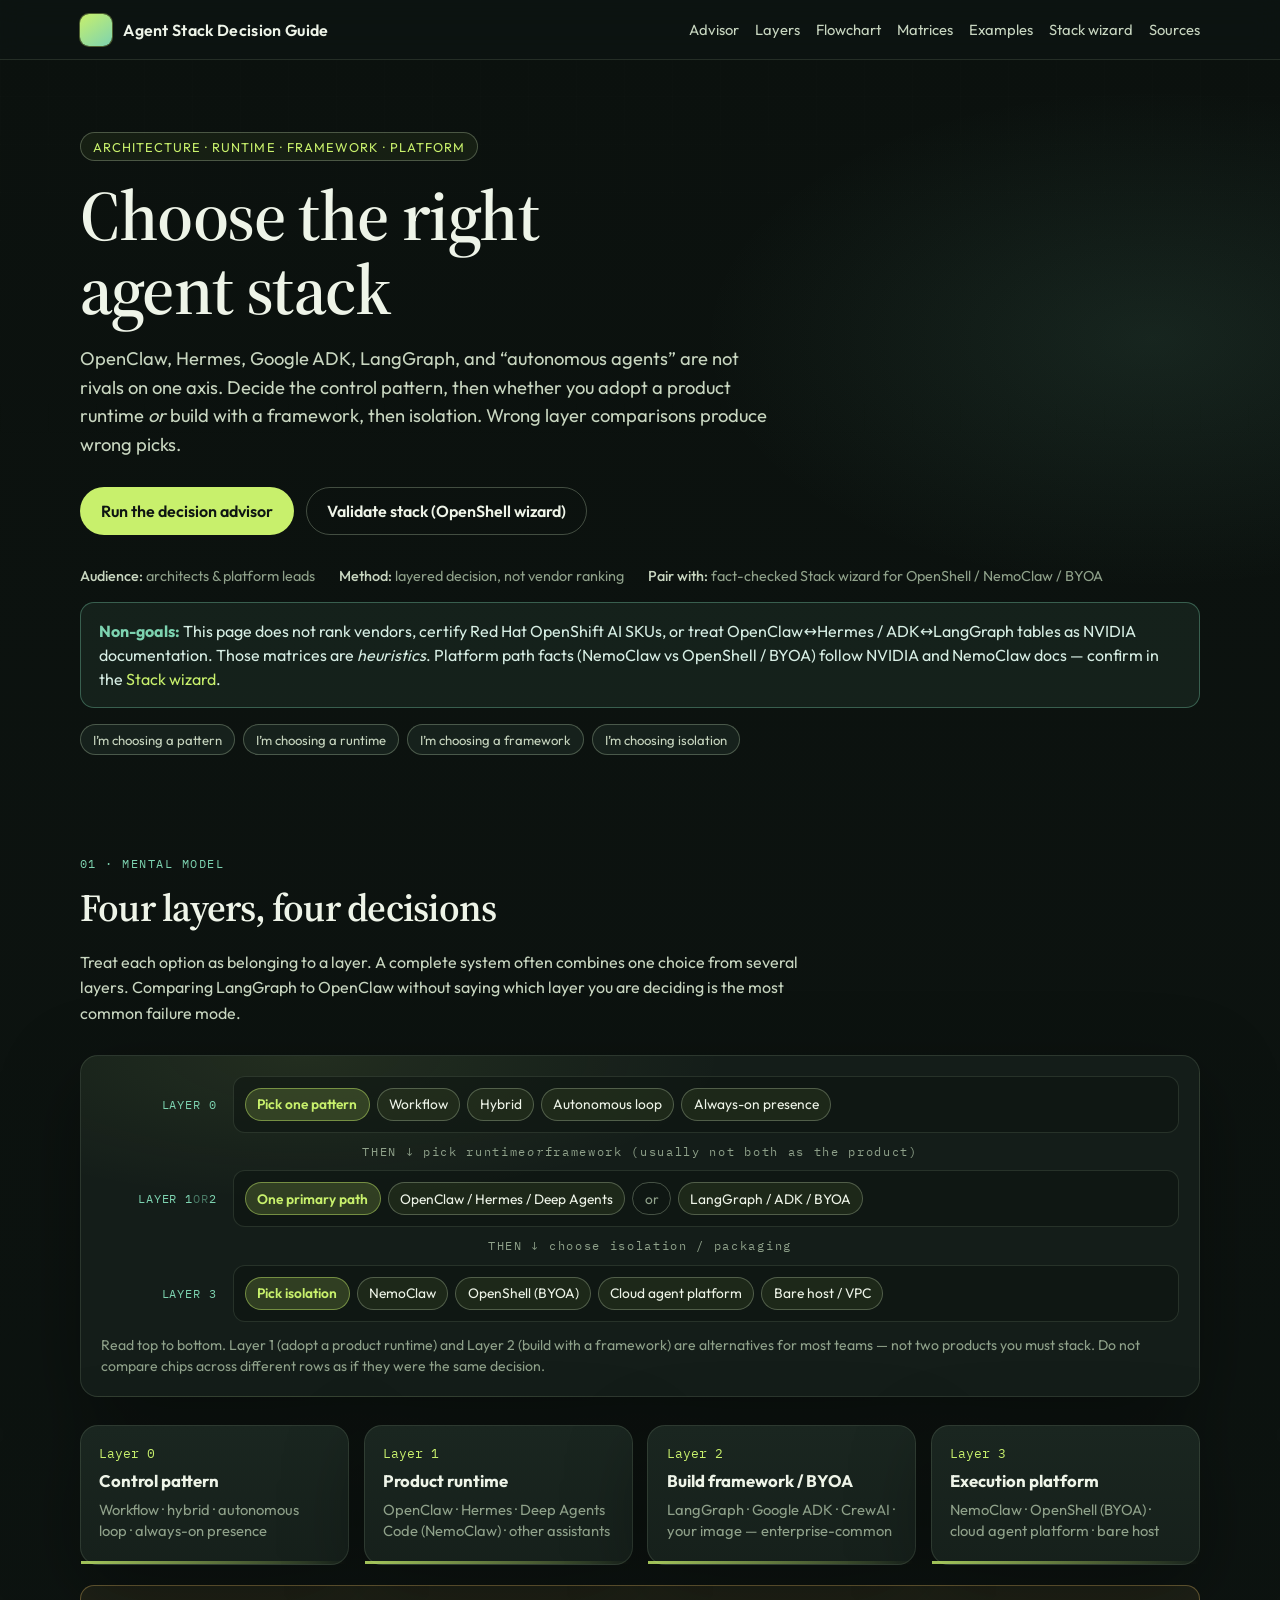
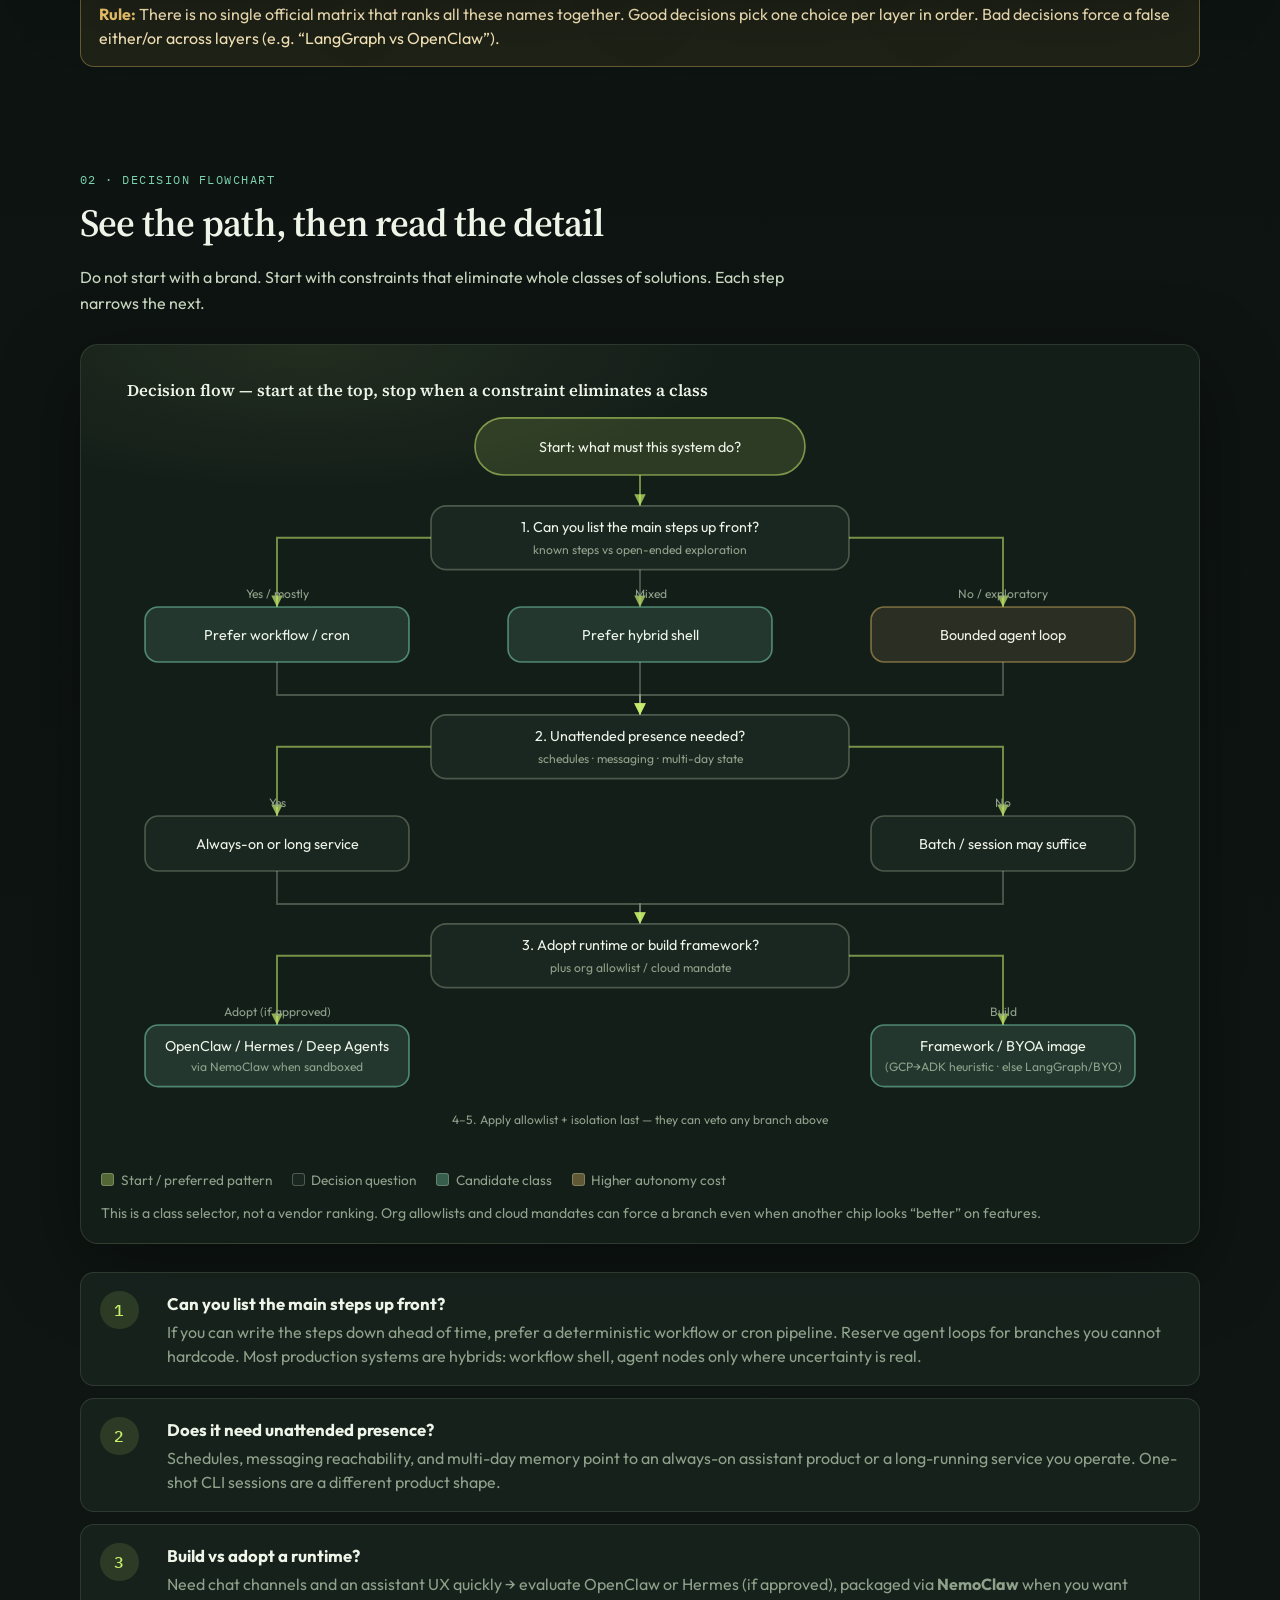
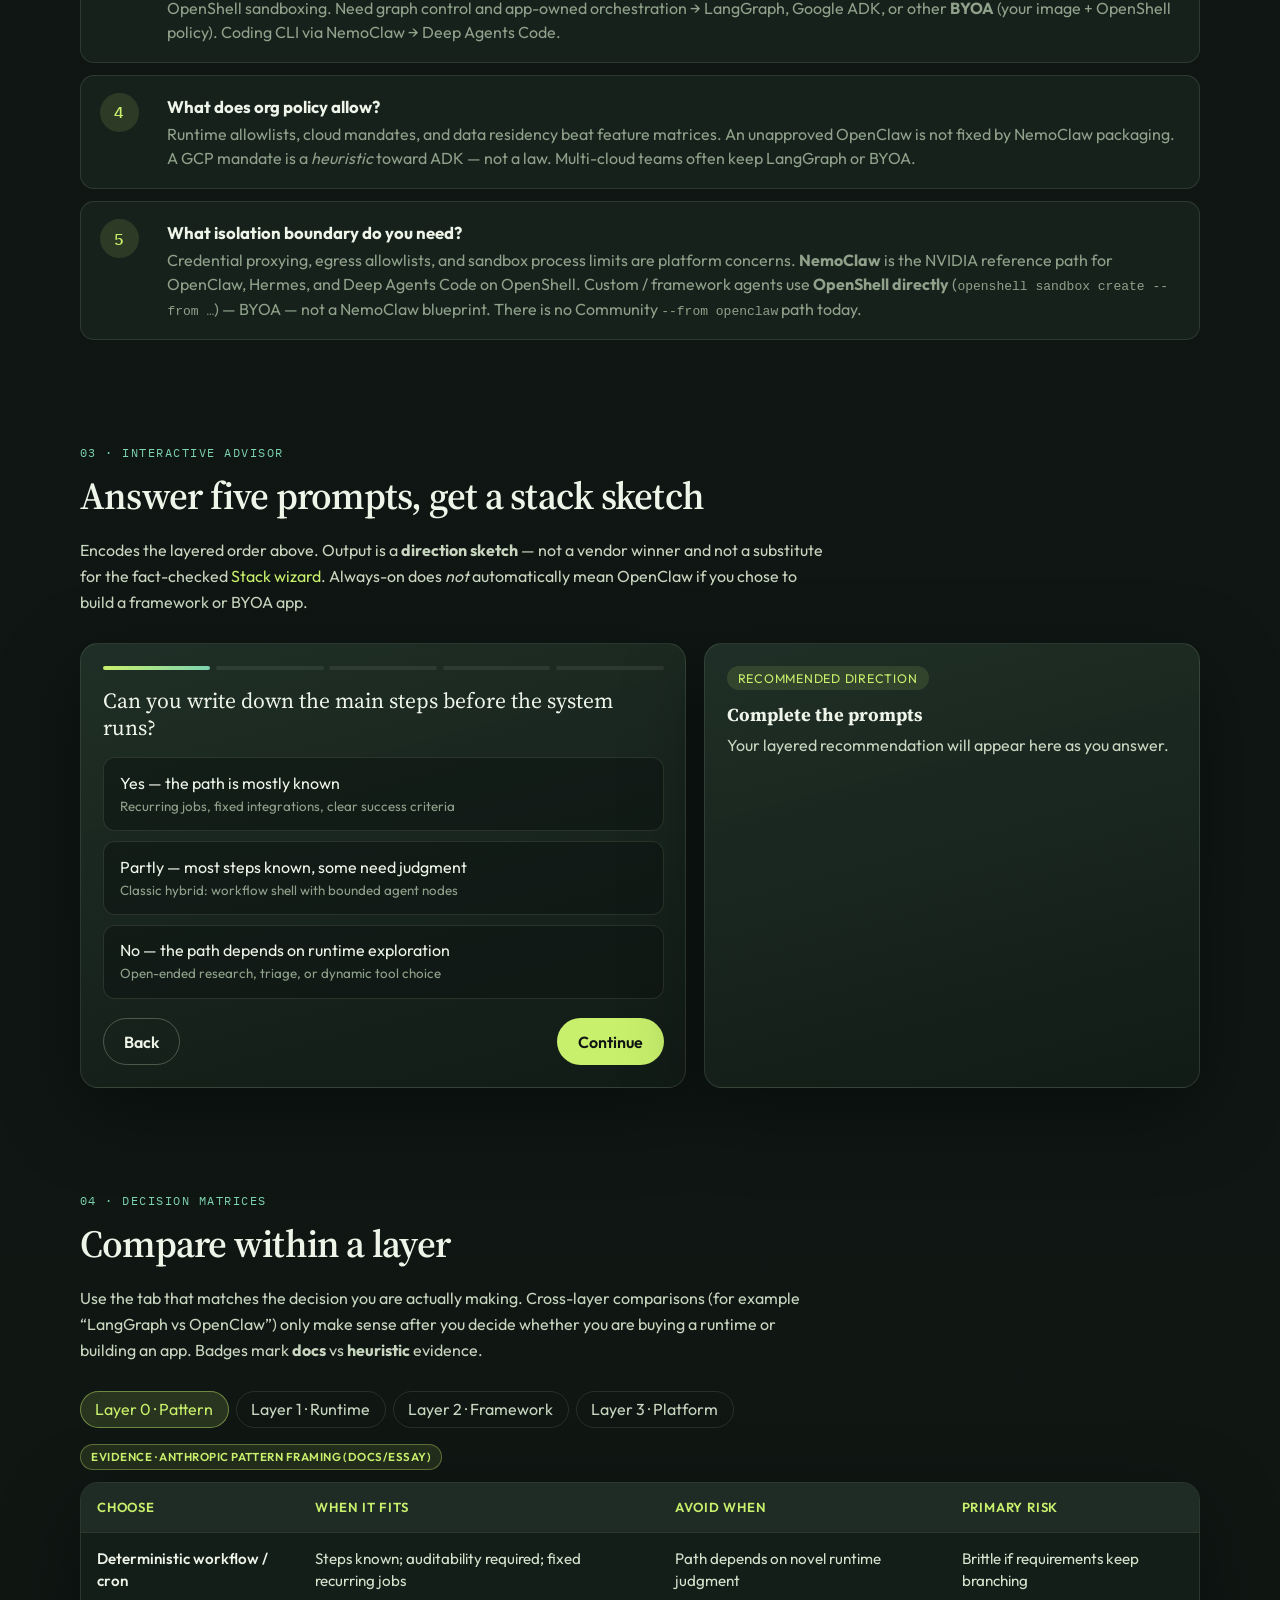
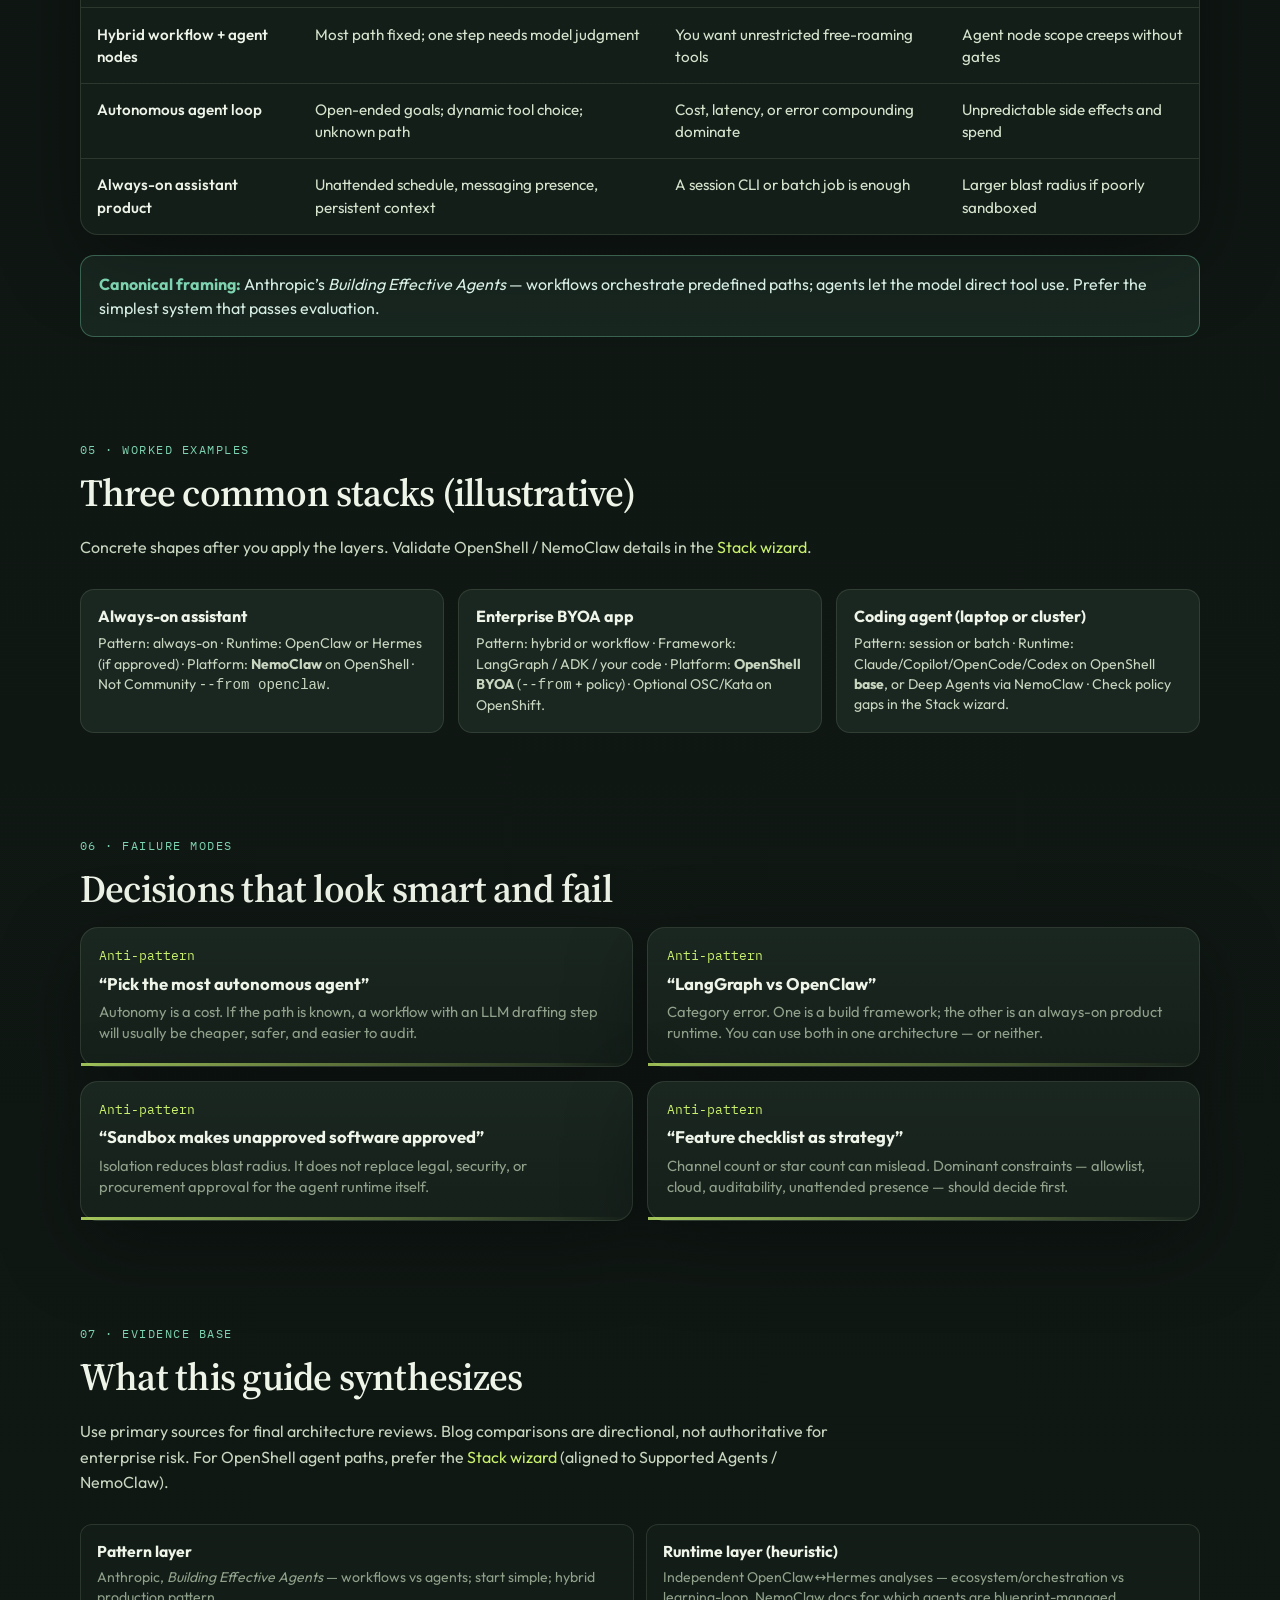
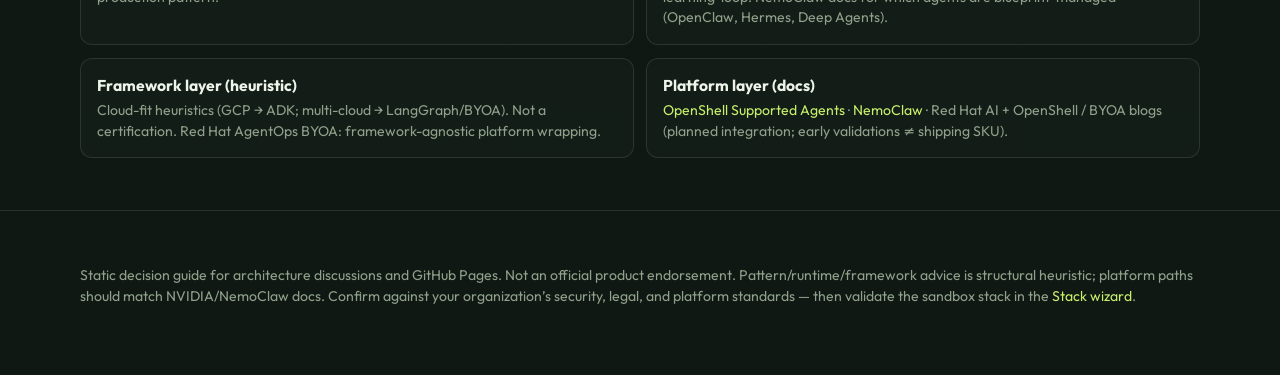
<file: tutorials/docs/agent-stack-decision-guide/index.html>
<!DOCTYPE html>
<html lang="en">
  <head>
    <meta charset="utf-8" />
    <meta name="viewport" content="width=device-width, initial-scale=1" />
    <title>Agent Stack Decision Guide</title>
    <meta
      name="description"
      content="Layered agent stack decision guide: pattern → runtime or framework → isolation. Heuristics labeled; NemoClaw/OpenShell/BYOA paths aligned to NVIDIA docs. Pair with the Stack wizard."
    />
    <link rel="preconnect" href="https://fonts.googleapis.com" />
    <link rel="preconnect" href="https://fonts.gstatic.com" crossorigin />
    <link
      href="https://fonts.googleapis.com/css2?family=IBM+Plex+Mono:wght@400;500&family=Outfit:wght@400;500;600;700&family=Source+Serif+4:opsz,wght@8..60,500;8..60,600;8..60,700&display=swap"
      rel="stylesheet"
    />
    <style>
      :root {
        --ink: #0e1512;
        --ink-2: #16201b;
        --panel: #1a2620;
        --panel-2: #213028;
        --line: rgba(212, 232, 196, 0.12);
        --line-strong: rgba(212, 232, 196, 0.28);
        --mist: #c8d6c0;
        --mist-dim: #8fa18a;
        --paper: #eef4e8;
        --accent: #c8f06c;
        --accent-2: #7dd3b0;
        --warn: #f0c56c;
        --danger: #ef8b7a;
        --shadow: 0 24px 80px rgba(0, 0, 0, 0.35);
        --radius: 18px;
        --max: 1120px;
        --font-sans: "Outfit", system-ui, sans-serif;
        --font-serif: "Source Serif 4", Georgia, serif;
        --font-mono: "IBM Plex Mono", ui-monospace, monospace;
      }

      * {
        box-sizing: border-box;
      }

      html {
        scroll-behavior: smooth;
      }

      body {
        margin: 0;
        color: var(--paper);
        font-family: var(--font-sans);
        background:
          radial-gradient(1200px 600px at 10% -10%, rgba(200, 240, 108, 0.12), transparent 55%),
          radial-gradient(900px 500px at 90% 5%, rgba(125, 211, 176, 0.1), transparent 50%),
          linear-gradient(180deg, #0b110e 0%, var(--ink) 40%, #101814 100%);
        min-height: 100vh;
      }

      body::before {
        content: "";
        position: fixed;
        inset: 0;
        pointer-events: none;
        opacity: 0.35;
        background-image:
          linear-gradient(rgba(238, 244, 232, 0.03) 1px, transparent 1px),
          linear-gradient(90deg, rgba(238, 244, 232, 0.03) 1px, transparent 1px);
        background-size: 48px 48px;
        mask-image: linear-gradient(180deg, #000 0%, transparent 70%);
      }

      a {
        color: var(--accent);
        text-decoration: none;
      }

      a:hover {
        text-decoration: underline;
      }

      .wrap {
        width: min(var(--max), calc(100% - 2rem));
        margin: 0 auto;
      }

      /* Top bar */
      .topbar {
        position: sticky;
        top: 0;
        z-index: 40;
        backdrop-filter: blur(14px);
        background: rgba(14, 21, 18, 0.78);
        border-bottom: 1px solid var(--line);
      }

      .topbar-inner {
        display: flex;
        align-items: center;
        justify-content: space-between;
        gap: 1rem;
        padding: 0.85rem 0;
      }

      .brand {
        display: flex;
        align-items: center;
        gap: 0.7rem;
        font-weight: 600;
        letter-spacing: 0.02em;
      }

      .brand-mark {
        width: 2rem;
        height: 2rem;
        border-radius: 9px;
        background: linear-gradient(145deg, var(--accent), var(--accent-2));
        box-shadow: 0 0 0 1px rgba(200, 240, 108, 0.35);
      }

      .nav {
        display: flex;
        flex-wrap: wrap;
        gap: 0.35rem 1rem;
        font-size: 0.92rem;
        color: var(--mist);
      }

      .nav a {
        color: var(--mist);
      }

      .nav a:hover {
        color: var(--accent);
        text-decoration: none;
      }

      /* Hero */
      .hero {
        padding: 4.5rem 0 3rem;
        animation: rise 0.7s ease both;
      }

      .eyebrow {
        display: inline-flex;
        align-items: center;
        gap: 0.5rem;
        padding: 0.35rem 0.75rem;
        border: 1px solid var(--line-strong);
        border-radius: 999px;
        color: var(--accent);
        font-size: 0.8rem;
        letter-spacing: 0.08em;
        text-transform: uppercase;
        background: rgba(200, 240, 108, 0.06);
      }

      .hero h1 {
        margin: 1.1rem 0 0.9rem;
        max-width: 14ch;
        font-family: var(--font-serif);
        font-size: clamp(2.6rem, 6vw, 4.4rem);
        line-height: 1.05;
        font-weight: 600;
        letter-spacing: -0.02em;
      }

      .hero-lead {
        max-width: 58ch;
        color: var(--mist);
        font-size: 1.15rem;
        line-height: 1.55;
      }

      .hero-actions {
        display: flex;
        flex-wrap: wrap;
        gap: 0.75rem;
        margin-top: 1.75rem;
      }

      .btn {
        appearance: none;
        border: 1px solid transparent;
        border-radius: 999px;
        padding: 0.8rem 1.25rem;
        font: inherit;
        font-weight: 600;
        cursor: pointer;
        transition: background 0.15s ease, border-color 0.15s ease, box-shadow 0.15s ease;
      }

      .btn:hover {
        box-shadow: 0 6px 20px rgba(0, 0, 0, 0.25);
      }

      .btn-primary {
        background: var(--accent);
        color: var(--ink);
      }

      .btn-ghost {
        background: transparent;
        border-color: var(--line-strong);
        color: var(--paper);
      }

      .meta-row {
        display: flex;
        flex-wrap: wrap;
        gap: 1rem 1.5rem;
        margin-top: 2rem;
        color: var(--mist-dim);
        font-size: 0.9rem;
      }

      .meta-row strong {
        color: var(--mist);
        font-weight: 500;
      }

      /* Sections */
      section {
        padding: 3.25rem 0;
        animation: rise 0.6s ease both;
      }

      section:nth-of-type(odd) {
        animation-delay: 0.05s;
      }

      .section-kicker {
        color: var(--accent-2);
        font-family: var(--font-mono);
        font-size: 0.78rem;
        letter-spacing: 0.12em;
        text-transform: uppercase;
        margin-bottom: 0.6rem;
      }

      h2 {
        margin: 0 0 0.75rem;
        font-family: var(--font-serif);
        font-size: clamp(1.8rem, 3vw, 2.4rem);
        font-weight: 600;
        letter-spacing: -0.02em;
      }

      .section-intro {
        max-width: 68ch;
        color: var(--mist);
        line-height: 1.6;
        margin-bottom: 1.75rem;
      }

      /* Layer cards */
      .layer-grid {
        display: grid;
        grid-template-columns: repeat(4, 1fr);
        gap: 0.9rem;
        align-items: stretch;
      }

      @media (max-width: 900px) {
        .layer-grid {
          grid-template-columns: repeat(2, 1fr);
        }
      }

      @media (max-width: 560px) {
        .layer-grid {
          grid-template-columns: 1fr;
        }

        .nav {
          display: none;
        }
      }

      .layer-card {
        position: relative;
        padding: 1.15rem 1.15rem 1.4rem;
        border-radius: var(--radius);
        background: linear-gradient(180deg, var(--panel) 0%, var(--ink-2) 100%);
        border: 1px solid var(--line);
        box-shadow: var(--shadow);
        overflow: visible;
        min-height: 100%;
        height: 100%;
        transition: border-color 0.2s ease, box-shadow 0.2s ease;
      }

      .layer-card:hover {
        border-color: var(--line-strong);
        box-shadow: 0 0 0 1px var(--line-strong), var(--shadow);
      }

      .layer-card::after {
        content: "";
        position: absolute;
        inset: auto 0 0 0;
        height: 3px;
        background: linear-gradient(90deg, var(--accent), transparent);
        opacity: 0.8;
      }

      .layer-num {
        font-family: var(--font-mono);
        color: var(--accent);
        font-size: 0.8rem;
        margin-bottom: 0.55rem;
      }

      .layer-card h3 {
        margin: 0 0 0.45rem;
        font-size: 1.05rem;
      }

      .layer-card p {
        margin: 0;
        color: var(--mist-dim);
        font-size: 0.92rem;
        line-height: 1.45;
      }

      /* Flow */
      .flow {
        display: grid;
        gap: 0.75rem;
        margin-top: 0.5rem;
      }

      .flow-step {
        display: grid;
        grid-template-columns: 3.2rem 1fr;
        gap: 1rem;
        align-items: start;
        padding: 1.1rem 1.2rem;
        border-radius: 14px;
        border: 1px solid var(--line);
        background: rgba(26, 38, 32, 0.75);
      }

      .flow-index {
        width: 2.4rem;
        height: 2.4rem;
        display: grid;
        place-items: center;
        border-radius: 999px;
        background: rgba(200, 240, 108, 0.12);
        color: var(--accent);
        font-family: var(--font-mono);
        font-weight: 500;
      }

      .flow-step h3 {
        margin: 0.15rem 0 0.35rem;
        font-size: 1.05rem;
      }

      .flow-step p {
        margin: 0;
        color: var(--mist-dim);
        line-height: 1.5;
      }

      /* Tables */
      .table-shell {
        overflow: auto;
        border: 1px solid var(--line);
        border-radius: var(--radius);
        background: rgba(22, 32, 27, 0.9);
        box-shadow: var(--shadow);
      }

      table {
        width: 100%;
        border-collapse: collapse;
        min-width: 720px;
      }

      th,
      td {
        text-align: left;
        padding: 0.95rem 1rem;
        border-bottom: 1px solid var(--line);
        vertical-align: top;
        line-height: 1.45;
      }

      th {
        position: sticky;
        top: 0;
        background: #1f2c25;
        color: var(--accent);
        font-size: 0.82rem;
        letter-spacing: 0.06em;
        text-transform: uppercase;
        font-weight: 600;
      }

      tr:last-child td {
        border-bottom: 0;
      }

      td:first-child {
        color: var(--paper);
        font-weight: 550;
        white-space: normal;
        min-width: 8rem;
      }

      td {
        color: var(--mist);
        font-size: 0.95rem;
      }

      td:not(:first-child) {
        color: #d5e2cc;
      }

      /* Wizard */
      .wizard {
        display: grid;
        grid-template-columns: 1.1fr 0.9fr;
        gap: 1.1rem;
      }

      @media (max-width: 900px) {
        .wizard {
          grid-template-columns: 1fr;
        }
      }

      .panel {
        border: 1px solid var(--line);
        border-radius: var(--radius);
        background: linear-gradient(165deg, rgba(33, 48, 40, 0.95), rgba(18, 28, 23, 0.98));
        box-shadow: var(--shadow);
        padding: 1.35rem;
      }

      .panel h3 {
        margin: 0 0 0.35rem;
        font-size: 1.15rem;
      }

      .panel .hint {
        color: var(--mist-dim);
        margin: 0 0 1.1rem;
        font-size: 0.92rem;
        line-height: 1.45;
      }

      .progress {
        display: flex;
        gap: 0.35rem;
        margin-bottom: 1.1rem;
      }

      .progress span {
        flex: 1;
        height: 4px;
        border-radius: 999px;
        background: rgba(238, 244, 232, 0.08);
      }

      .progress span.on {
        background: linear-gradient(90deg, var(--accent), var(--accent-2));
      }

      .q-label {
        font-family: var(--font-serif);
        font-size: 1.35rem;
        margin: 0 0 1rem;
        line-height: 1.25;
      }

      .choices {
        display: grid;
        gap: 0.65rem;
      }

      .choice {
        text-align: left;
        border: 1px solid var(--line);
        background: rgba(14, 21, 18, 0.55);
        color: var(--paper);
        border-radius: 12px;
        padding: 0.9rem 1rem;
        font: inherit;
        cursor: pointer;
        transition:
          border-color 0.15s ease,
          background 0.15s ease;
      }

      .choice:hover,
      .choice.active {
        border-color: rgba(200, 240, 108, 0.55);
        background: rgba(200, 240, 108, 0.08);
      }

      .choice small {
        display: block;
        margin-top: 0.25rem;
        color: var(--mist-dim);
        line-height: 1.4;
      }

      .wizard-nav {
        display: flex;
        justify-content: space-between;
        gap: 0.75rem;
        margin-top: 1.2rem;
      }

      .result-card {
        min-height: 100%;
      }

      .result-pill {
        display: inline-flex;
        padding: 0.3rem 0.7rem;
        border-radius: 999px;
        background: rgba(200, 240, 108, 0.12);
        color: var(--accent);
        font-size: 0.78rem;
        letter-spacing: 0.06em;
        text-transform: uppercase;
        margin-bottom: 0.75rem;
      }

      .result-title {
        font-family: var(--font-serif);
        font-size: 1.55rem;
        margin: 0 0 0.6rem;
      }

      .result-body {
        color: var(--mist);
        line-height: 1.55;
        margin: 0 0 1rem;
      }

      .stack-list {
        list-style: none;
        margin: 0;
        padding: 0;
        display: grid;
        gap: 0.55rem;
      }

      .stack-list li {
        display: grid;
        grid-template-columns: 6.5rem 1fr;
        gap: 0.75rem;
        padding: 0.7rem 0.8rem;
        border-radius: 10px;
        background: rgba(14, 21, 18, 0.5);
        border: 1px solid var(--line);
        font-size: 0.92rem;
      }

      .stack-list strong {
        color: var(--accent-2);
        font-weight: 600;
      }

      /* Callouts */
      .callout {
        margin-top: 1.25rem;
        padding: 1rem 1.15rem;
        border-radius: 14px;
        border: 1px solid rgba(240, 197, 108, 0.35);
        background: rgba(240, 197, 108, 0.08);
        color: #f6e5b8;
        line-height: 1.5;
      }

      .callout strong {
        color: var(--warn);
      }

      .callout.info {
        border-color: rgba(125, 211, 176, 0.35);
        background: rgba(125, 211, 176, 0.08);
        color: #d7eee4;
      }

      .callout.info strong {
        color: var(--accent-2);
      }

      /* Compare tabs */
      .tabs {
        display: flex;
        flex-wrap: wrap;
        gap: 0.45rem;
        margin-bottom: 1rem;
      }

      .tab {
        border: 1px solid var(--line);
        background: transparent;
        color: var(--mist);
        border-radius: 999px;
        padding: 0.45rem 0.9rem;
        font: inherit;
        cursor: pointer;
      }

      .tab.active {
        background: rgba(200, 240, 108, 0.14);
        border-color: rgba(200, 240, 108, 0.45);
        color: var(--accent);
      }

      .tab-panel {
        display: none;
      }

      .tab-panel.active {
        display: block;
        animation: rise 0.35s ease both;
      }

      /* Sources / footer */
      .sources {
        display: grid;
        grid-template-columns: repeat(2, 1fr);
        gap: 0.8rem;
      }

      @media (max-width: 700px) {
        .sources {
          grid-template-columns: 1fr;
        }
      }

      .source {
        padding: 1rem;
        border-radius: 12px;
        border: 1px solid var(--line);
        background: rgba(22, 32, 27, 0.7);
      }

      .source h4 {
        margin: 0 0 0.35rem;
        font-size: 0.98rem;
      }

      .source p {
        margin: 0;
        color: var(--mist-dim);
        font-size: 0.88rem;
        line-height: 1.45;
      }

      footer {
        padding: 2.5rem 0 3.5rem;
        border-top: 1px solid var(--line);
        color: var(--mist-dim);
        font-size: 0.88rem;
        line-height: 1.5;
      }

      @keyframes rise {
        from { opacity: 0.01; }
        to { opacity: 1; }
      }

      @media (prefers-reduced-motion: reduce) {
        .hero,
        section,
        .tab-panel.active {
          animation: none !important;
        }
      }


      /* Visual diagrams */
      .viz-shell {
        margin: 1.25rem 0 1.75rem;
        padding: 1.25rem;
        border-radius: var(--radius);
        border: 1px solid var(--line);
        background:
          radial-gradient(700px 240px at 20% 0%, rgba(200, 240, 108, 0.08), transparent 60%),
          rgba(22, 32, 27, 0.9);
        box-shadow: var(--shadow);
        overflow-x: auto;
      }

      .viz-caption {
        margin: 0.85rem 0 0;
        color: var(--mist-dim);
        font-size: 0.88rem;
        line-height: 1.45;
      }

      .stack-viz {
        display: grid;
        gap: 0.55rem;
        min-width: 640px;
      }

      .stack-row {
        display: grid;
        grid-template-columns: 7.5rem 1fr;
        gap: 0.75rem;
        align-items: stretch;
      }

      .stack-label {
        display: flex;
        align-items: center;
        justify-content: flex-end;
        padding-right: 0.25rem;
        font-family: var(--font-mono);
        font-size: 0.72rem;
        letter-spacing: 0.08em;
        text-transform: uppercase;
        color: var(--accent-2);
      }

      .stack-track {
        display: flex;
        flex-wrap: wrap;
        gap: 0.45rem;
        padding: 0.7rem;
        border-radius: 12px;
        border: 1px solid var(--line);
        background: rgba(14, 21, 18, 0.55);
      }

      .chip {
        display: inline-flex;
        align-items: center;
        padding: 0.4rem 0.7rem;
        border-radius: 999px;
        border: 1px solid var(--line-strong);
        background: rgba(200, 240, 108, 0.08);
        color: var(--paper);
        font-size: 0.86rem;
        white-space: nowrap;
      }

      .chip.muted {
        background: transparent;
        color: var(--mist-dim);
      }

      .chip.accent {
        background: rgba(200, 240, 108, 0.18);
        border-color: rgba(200, 240, 108, 0.45);
        color: var(--accent);
        font-weight: 600;
      }

      .layer-arrow {
        display: flex;
        justify-content: center;
        color: var(--mist-dim);
        font-family: var(--font-mono);
        font-size: 0.75rem;
        letter-spacing: 0.14em;
        padding: 0.15rem 0;
      }

      .evidence-badge {
        display: inline-flex;
        align-items: center;
        margin: 0 0 0.75rem;
        padding: 0.28rem 0.65rem;
        border-radius: 999px;
        font-size: 0.72rem;
        font-weight: 600;
        letter-spacing: 0.04em;
        text-transform: uppercase;
        border: 1px solid var(--line);
      }

      .evidence-badge.docs {
        color: var(--accent);
        background: rgba(200, 240, 108, 0.1);
        border-color: rgba(200, 240, 108, 0.35);
      }

      .evidence-badge.heuristic {
        color: var(--warn);
        background: rgba(240, 197, 108, 0.1);
        border-color: rgba(240, 197, 108, 0.35);
      }

      .result-actions {
        display: flex;
        flex-wrap: wrap;
        gap: 0.55rem;
        margin-top: 1.1rem;
      }

      .result-actions .btn {
        font-size: 0.85rem;
        padding: 0.55rem 0.9rem;
      }

      .role-jumps {
        display: flex;
        flex-wrap: wrap;
        gap: 0.5rem;
        margin-top: 1rem;
      }

      .role-jumps a {
        display: inline-flex;
        padding: 0.4rem 0.75rem;
        border-radius: 999px;
        border: 1px solid var(--line-strong);
        background: rgba(26, 38, 32, 0.8);
        color: var(--mist);
        font-size: 0.82rem;
        text-decoration: none;
      }

      .role-jumps a:hover {
        border-color: rgba(200, 240, 108, 0.45);
        color: var(--accent);
        text-decoration: none;
      }

      .examples-grid {
        display: grid;
        grid-template-columns: repeat(3, 1fr);
        gap: 0.9rem;
        margin-top: 1rem;
      }

      .example-card {
        padding: 1rem 1.05rem;
        border-radius: 14px;
        border: 1px solid var(--line);
        background: var(--panel);
      }

      .example-card h3 {
        margin: 0 0 0.45rem;
        font-size: 1rem;
      }

      .example-card p {
        margin: 0;
        color: var(--mist);
        font-size: 0.88rem;
        line-height: 1.45;
      }

      @media (max-width: 900px) {
        .examples-grid { grid-template-columns: 1fr; }
      }

      .flow-svg {
        width: 100%;
        min-width: 720px;
        height: auto;
        display: block;
      }

      .flow-svg .node {
        fill: #1a2620;
        stroke: rgba(212, 232, 196, 0.28);
        stroke-width: 1.5;
      }

      .flow-svg .node-start {
        fill: rgba(200, 240, 108, 0.14);
        stroke: rgba(200, 240, 108, 0.55);
      }

      .flow-svg .node-end {
        fill: rgba(125, 211, 176, 0.14);
        stroke: rgba(125, 211, 176, 0.55);
      }

      .flow-svg .node-warn {
        fill: rgba(240, 197, 108, 0.1);
        stroke: rgba(240, 197, 108, 0.45);
      }

      .flow-svg text {
        fill: #eef4e8;
        font-family: Outfit, system-ui, sans-serif;
        font-size: 13px;
      }

      .flow-svg .label-sm {
        font-size: 11px;
        fill: #8fa18a;
      }

      .flow-svg .title {
        font-family: "Source Serif 4", Georgia, serif;
        font-size: 15px;
        font-weight: 600;
      }

      .flow-svg .edge {
        stroke: rgba(200, 240, 108, 0.55);
        stroke-width: 1.75;
        fill: none;
        marker-end: url(#arrow);
      }

      .flow-svg .edge-dim {
        stroke: rgba(212, 232, 196, 0.28);
      }

      .legend {
        display: flex;
        flex-wrap: wrap;
        gap: 0.75rem 1.25rem;
        margin-top: 0.85rem;
        color: var(--mist-dim);
        font-size: 0.85rem;
      }

      .legend span::before {
        content: "";
        display: inline-block;
        width: 0.7rem;
        height: 0.7rem;
        border-radius: 3px;
        margin-right: 0.4rem;
        vertical-align: -1px;
        border: 1px solid var(--line-strong);
      }

      .legend .l-start::before { background: rgba(200, 240, 108, 0.35); }
      .legend .l-branch::before { background: #1a2620; }
      .legend .l-end::before { background: rgba(125, 211, 176, 0.35); }
      .legend .l-warn::before { background: rgba(240, 197, 108, 0.35); }

      @media print {
        body {
          background: #fff;
          color: #111;
        }

        .topbar,
        .hero-actions,
        .wizard,
        .btn,
        .tabs {
          display: none !important;
        }

        .table-shell,
        .panel,
        .layer-card,
        .flow-step {
          box-shadow: none;
          border-color: #ccc;
          background: #fff;
          color: #111;
        }

        td,
        .section-intro,
        .hero-lead {
          color: #333;
        }
      }
    </style>
  </head>
  <body>
    <header class="topbar">
      <div class="wrap topbar-inner">
        <div class="brand">
          <span class="brand-mark" aria-hidden="true"></span>
          <span>Agent Stack Decision Guide</span>
        </div>
        <nav class="nav" aria-label="Primary">
          <a href="#wizard">Advisor</a>
          <a href="#layers">Layers</a>
          <a href="#flowchart">Flowchart</a>
          <a href="#matrices">Matrices</a>
          <a href="#examples">Examples</a>
          <a href="../concepts/stack-wizard.html">Stack wizard</a>
          <a href="#sources">Sources</a>
        </nav>
      </div>
    </header>

    <main>
      <section class="hero">
        <div class="wrap">
          <div class="eyebrow">Architecture · Runtime · Framework · Platform</div>
          <h1>Choose the right agent stack</h1>
          <p class="hero-lead">
            OpenClaw, Hermes, Google ADK, LangGraph, and “autonomous agents” are not rivals on one
            axis. Decide the control pattern, then whether you adopt a product runtime <em>or</em>
            build with a framework, then isolation. Wrong layer comparisons produce wrong picks.
          </p>
          <div class="hero-actions">
            <a class="btn btn-primary" href="#wizard">Run the decision advisor</a>
            <a class="btn btn-ghost" href="../concepts/stack-wizard.html">Validate stack (OpenShell wizard)</a>
          </div>
          <div class="meta-row">
            <span><strong>Audience:</strong> architects &amp; platform leads</span>
            <span><strong>Method:</strong> layered decision, not vendor ranking</span>
            <span><strong>Pair with:</strong> fact-checked Stack wizard for OpenShell / NemoClaw / BYOA</span>
          </div>
          <div class="callout info" style="margin-top:1.1rem">
            <strong>Non-goals:</strong> This page does not rank vendors, certify Red Hat OpenShift AI
            SKUs, or treat OpenClaw↔Hermes / ADK↔LangGraph tables as NVIDIA documentation. Those
            matrices are <em>heuristics</em>. Platform path facts (NemoClaw vs OpenShell / BYOA) follow
            NVIDIA and NemoClaw docs — confirm in the
            <a href="../concepts/stack-wizard.html">Stack wizard</a>.
          </div>
          <div class="role-jumps" aria-label="Jump to decision type">
            <a href="#tab-jump-pattern">I’m choosing a pattern</a>
            <a href="#tab-jump-runtime">I’m choosing a runtime</a>
            <a href="#tab-jump-framework">I’m choosing a framework</a>
            <a href="#tab-jump-platform">I’m choosing isolation</a>
          </div>
        </div>
      </section>

      <section id="layers">
        <div class="wrap">
          <div class="section-kicker">01 · Mental model</div>
          <h2>Four layers, four decisions</h2>
          <p class="section-intro">
            Treat each option as belonging to a layer. A complete system often combines one choice
            from several layers. Comparing LangGraph to OpenClaw without saying which layer you are
            deciding is the most common failure mode.
          </p>

          <div class="viz-shell" aria-label="Layer decision diagram">
            <div class="stack-viz">
              <div class="stack-row">
                <div class="stack-label">Layer 0</div>
                <div class="stack-track">
                  <span class="chip accent">Pick one pattern</span>
                  <span class="chip">Workflow</span>
                  <span class="chip">Hybrid</span>
                  <span class="chip">Autonomous loop</span>
                  <span class="chip">Always-on presence</span>
                </div>
              </div>
              <div class="layer-arrow">THEN ↓ pick runtime <em>or</em> framework (usually not both as the product)</div>
              <div class="stack-row">
                <div class="stack-label">Layer 1 <span style="opacity:.5">or</span> 2</div>
                <div class="stack-track">
                  <span class="chip accent">One primary path</span>
                  <span class="chip">OpenClaw / Hermes / Deep Agents</span>
                  <span class="chip muted">or</span>
                  <span class="chip">LangGraph / ADK / BYOA</span>
                </div>
              </div>
              <div class="layer-arrow">THEN ↓ choose isolation / packaging</div>
              <div class="stack-row">
                <div class="stack-label">Layer 3</div>
                <div class="stack-track">
                  <span class="chip accent">Pick isolation</span>
                  <span class="chip">NemoClaw</span>
                  <span class="chip">OpenShell (BYOA)</span>
                  <span class="chip">Cloud agent platform</span>
                  <span class="chip">Bare host / VPC</span>
                </div>
              </div>
            </div>
            <p class="viz-caption">
              Read top to bottom. Layer 1 (adopt a product runtime) and Layer 2 (build with a
              framework) are alternatives for most teams — not two products you must stack.
              Do not compare chips across different rows as if they were the same decision.
            </p>
          </div>

          <div class="layer-grid">
            <article class="layer-card">
              <div class="layer-num">Layer 0</div>
              <h3>Control pattern</h3>
              <p>Workflow · hybrid · autonomous loop · always-on presence</p>
            </article>
            <article class="layer-card">
              <div class="layer-num">Layer 1</div>
              <h3>Product runtime</h3>
              <p>OpenClaw · Hermes · Deep Agents Code (NemoClaw) · other assistants</p>
            </article>
            <article class="layer-card">
              <div class="layer-num">Layer 2</div>
              <h3>Build framework / BYOA</h3>
              <p>LangGraph · Google ADK · CrewAI · your image — enterprise-common</p>
            </article>
            <article class="layer-card">
              <div class="layer-num">Layer 3</div>
              <h3>Execution platform</h3>
              <p>NemoClaw · OpenShell (BYOA) · cloud agent platform · bare host</p>
            </article>
          </div>
          <div class="callout">
            <strong>Rule:</strong> There is no single official matrix that ranks all these names
            together. Good decisions pick one choice per layer in order. Bad decisions force a false
            either/or across layers (e.g. “LangGraph vs OpenClaw”).
          </div>
        </div>
      </section>

      <section id="order">
        <div class="wrap">
          <div class="section-kicker">02 · Decision flowchart</div>
          <h2>See the path, then read the detail</h2>
          <p class="section-intro">
            Do not start with a brand. Start with constraints that eliminate whole classes of
            solutions. Each step narrows the next.
          </p>

          <div class="viz-shell" id="flowchart" aria-label="Decision flowchart">
            <svg class="flow-svg" viewBox="0 0 980 720" role="img">
              <defs>
                <marker id="arrow" markerWidth="8" markerHeight="8" refX="6" refY="3" orient="auto">
                  <path d="M0,0 L6,3 L0,6 Z" fill="rgba(200,240,108,0.7)" />
                </marker>
              </defs>

              <text x="24" y="28" class="title">Decision flow — start at the top, stop when a constraint eliminates a class</text>

              <!-- Start -->
              <rect class="node node-start" x="340" y="48" width="300" height="52" rx="26" />
              <text x="490" y="79" text-anchor="middle">Start: what must this system do?</text>

              <path class="edge" d="M490 100 V 128" />

              <!-- Q1 -->
              <rect class="node" x="300" y="128" width="380" height="58" rx="14" />
              <text x="490" y="152" text-anchor="middle">1. Can you list the main steps up front?</text>
              <text x="490" y="172" text-anchor="middle" class="label-sm">known steps vs open-ended exploration</text>

              <path class="edge" d="M300 157 H 160 V 220" />
              <path class="edge" d="M680 157 H 820 V 220" />
              <path class="edge edge-dim" d="M490 186 V 220" />

              <text x="160" y="212" text-anchor="middle" class="label-sm">Yes / mostly</text>
              <text x="820" y="212" text-anchor="middle" class="label-sm">No / exploratory</text>
              <text x="500" y="212" text-anchor="middle" class="label-sm">Mixed</text>

              <rect class="node node-end" x="40" y="220" width="240" height="50" rx="12" />
              <text x="160" y="250" text-anchor="middle">Prefer workflow / cron</text>

              <rect class="node node-end" x="370" y="220" width="240" height="50" rx="12" />
              <text x="490" y="250" text-anchor="middle">Prefer hybrid shell</text>

              <rect class="node node-warn" x="700" y="220" width="240" height="50" rx="12" />
              <text x="820" y="250" text-anchor="middle">Bounded agent loop</text>

              <path class="edge edge-dim" d="M160 270 V 300 H 490 V 318" />
              <path class="edge edge-dim" d="M490 270 V 318" />
              <path class="edge edge-dim" d="M820 270 V 300 H 490 V 318" />

              <!-- Q2 -->
              <rect class="node" x="300" y="318" width="380" height="58" rx="14" />
              <text x="490" y="342" text-anchor="middle">2. Unattended presence needed?</text>
              <text x="490" y="362" text-anchor="middle" class="label-sm">schedules · messaging · multi-day state</text>

              <path class="edge" d="M300 347 H 160 V 410" />
              <path class="edge" d="M680 347 H 820 V 410" />

              <text x="160" y="402" text-anchor="middle" class="label-sm">Yes</text>
              <text x="820" y="402" text-anchor="middle" class="label-sm">No</text>

              <rect class="node" x="40" y="410" width="240" height="50" rx="12" />
              <text x="160" y="440" text-anchor="middle">Always-on or long service</text>

              <rect class="node" x="700" y="410" width="240" height="50" rx="12" />
              <text x="820" y="440" text-anchor="middle">Batch / session may suffice</text>

              <path class="edge edge-dim" d="M160 460 V 490 H 490 V 508" />
              <path class="edge edge-dim" d="M820 460 V 490 H 490 V 508" />

              <!-- Q3 -->
              <rect class="node" x="300" y="508" width="380" height="58" rx="14" />
              <text x="490" y="532" text-anchor="middle">3. Adopt runtime or build framework?</text>
              <text x="490" y="552" text-anchor="middle" class="label-sm">plus org allowlist / cloud mandate</text>

              <path class="edge" d="M300 537 H 160 V 600" />
              <path class="edge" d="M680 537 H 820 V 600" />

              <text x="160" y="592" text-anchor="middle" class="label-sm">Adopt (if approved)</text>
              <text x="820" y="592" text-anchor="middle" class="label-sm">Build</text>

              <rect class="node node-end" x="40" y="600" width="240" height="56" rx="12" />
              <text x="160" y="624" text-anchor="middle">OpenClaw / Hermes / Deep Agents</text>
              <text x="160" y="642" text-anchor="middle" class="label-sm">via NemoClaw when sandboxed</text>

              <rect class="node node-end" x="700" y="600" width="240" height="56" rx="12" />
              <text x="820" y="624" text-anchor="middle">Framework / BYOA image</text>
              <text x="820" y="642" text-anchor="middle" class="label-sm">(GCP→ADK heuristic · else LangGraph/BYO)</text>

              <text x="490" y="690" text-anchor="middle" class="label-sm">4–5. Apply allowlist + isolation last — they can veto any branch above</text>
            </svg>
            <div class="legend">
              <span class="l-start">Start / preferred pattern</span>
              <span class="l-branch">Decision question</span>
              <span class="l-end">Candidate class</span>
              <span class="l-warn">Higher autonomy cost</span>
            </div>
            <p class="viz-caption">
              This is a class selector, not a vendor ranking. Org allowlists and cloud mandates can
              force a branch even when another chip looks “better” on features.
            </p>
          </div>

          <div class="flow">
            <div class="flow-step">
              <div class="flow-index">1</div>
              <div>
                <h3>Can you list the main steps up front?</h3>
                <p>
                  If you can write the steps down ahead of time, prefer a deterministic workflow or cron pipeline.
                  Reserve agent loops for branches you cannot hardcode. Most production systems are
                  hybrids: workflow shell, agent nodes only where uncertainty is real.
                </p>
              </div>
            </div>
            <div class="flow-step">
              <div class="flow-index">2</div>
              <div>
                <h3>Does it need unattended presence?</h3>
                <p>
                  Schedules, messaging reachability, and multi-day memory point to an always-on
                  assistant product or a long-running service you operate. One-shot CLI sessions are
                  a different product shape.
                </p>
              </div>
            </div>
            <div class="flow-step">
              <div class="flow-index">3</div>
              <div>
                <h3>Build vs adopt a runtime?</h3>
                <p>
                  Need chat channels and an assistant UX quickly → evaluate OpenClaw or Hermes (if
                  approved), packaged via <strong>NemoClaw</strong> when you want OpenShell
                  sandboxing. Need graph control and app-owned orchestration → LangGraph, Google ADK,
                  or other <strong>BYOA</strong> (your image + OpenShell policy). Coding CLI via
                  NemoClaw → Deep Agents Code.
                </p>
              </div>
            </div>
            <div class="flow-step">
              <div class="flow-index">4</div>
              <div>
                <h3>What does org policy allow?</h3>
                <p>
                  Runtime allowlists, cloud mandates, and data residency beat feature matrices. An
                  unapproved OpenClaw is not fixed by NemoClaw packaging. A GCP mandate is a
                  <em>heuristic</em> toward ADK — not a law. Multi-cloud teams often keep LangGraph
                  or BYOA.
                </p>
              </div>
            </div>
            <div class="flow-step">
              <div class="flow-index">5</div>
              <div>
                <h3>What isolation boundary do you need?</h3>
                <p>
                  Credential proxying, egress allowlists, and sandbox process limits are platform
                  concerns. <strong>NemoClaw</strong> is the NVIDIA reference path for OpenClaw,
                  Hermes, and Deep Agents Code on OpenShell. Custom / framework agents use
                  <strong>OpenShell directly</strong> (<code>openshell sandbox create --from …</code>)
                  — BYOA — not a NemoClaw blueprint. There is no Community
                  <code>--from openclaw</code> path today.
                </p>
              </div>
            </div>
          </div>
        </div>
      </section>

      <section id="wizard">
        <div class="wrap">
          <div class="section-kicker">03 · Interactive advisor</div>
          <h2>Answer five prompts, get a stack sketch</h2>
          <p class="section-intro">
            Encodes the layered order above. Output is a <strong>direction sketch</strong> — not a
            vendor winner and not a substitute for the fact-checked
            <a href="../concepts/stack-wizard.html">Stack wizard</a>. Always-on does <em>not</em>
            automatically mean OpenClaw if you chose to build a framework or BYOA app.
          </p>
          <div class="wizard">
            <div class="panel">
              <div class="progress" id="progress" aria-hidden="true"></div>
              <p class="q-label" id="question"></p>
              <div class="choices" id="choices"></div>
              <div class="wizard-nav">
                <button class="btn btn-ghost" id="prevBtn" type="button">Back</button>
                <button class="btn btn-primary" id="nextBtn" type="button">Continue</button>
              </div>
            </div>
            <div class="panel result-card">
              <div class="result-pill">Recommended direction</div>
              <h3 class="result-title" id="resultTitle">Complete the prompts</h3>
              <p class="result-body" id="resultBody">
                Your layered recommendation will appear here as you answer. Finish all five for a
                full stack sketch.
              </p>
              <ul class="stack-list" id="resultStack"></ul>
              <div class="result-actions" id="resultActions"></div>
            </div>
          </div>
        </div>
      </section>

      <section id="matrices">
        <div class="wrap">
          <div class="section-kicker">04 · Decision matrices</div>
          <h2>Compare within a layer</h2>
          <p class="section-intro">
            Use the tab that matches the decision you are actually making. Cross-layer comparisons
            (for example “LangGraph vs OpenClaw”) only make sense after you decide whether you are
            buying a runtime or building an app. Badges mark <strong>docs</strong> vs
            <strong>heuristic</strong> evidence.
          </p>
          <span id="tab-jump-pattern" hidden></span>
          <span id="tab-jump-runtime" hidden></span>
          <span id="tab-jump-framework" hidden></span>
          <span id="tab-jump-platform" hidden></span>

          <div class="tabs" role="tablist" aria-label="Matrices">
            <button class="tab active" data-tab="pattern" type="button">Layer 0 · Pattern</button>
            <button class="tab" data-tab="runtime" type="button">Layer 1 · Runtime</button>
            <button class="tab" data-tab="framework" type="button">Layer 2 · Framework</button>
            <button class="tab" data-tab="platform" type="button">Layer 3 · Platform</button>
          </div>

          <div class="tab-panel active" id="tab-pattern">
            <span class="evidence-badge docs">Evidence · Anthropic pattern framing (docs/essay)</span>
            <div class="table-shell">
              <table>
                <thead>
                  <tr>
                    <th>Choose</th>
                    <th>When it fits</th>
                    <th>Avoid when</th>
                    <th>Primary risk</th>
                  </tr>
                </thead>
                <tbody>
                  <tr>
                    <td>Deterministic workflow / cron</td>
                    <td>Steps known; auditability required; fixed recurring jobs</td>
                    <td>Path depends on novel runtime judgment</td>
                    <td>Brittle if requirements keep branching</td>
                  </tr>
                  <tr>
                    <td>Hybrid workflow + agent nodes</td>
                    <td>Most path fixed; one step needs model judgment</td>
                    <td>You want unrestricted free-roaming tools</td>
                    <td>Agent node scope creeps without gates</td>
                  </tr>
                  <tr>
                    <td>Autonomous agent loop</td>
                    <td>Open-ended goals; dynamic tool choice; unknown path</td>
                    <td>Cost, latency, or error compounding dominate</td>
                    <td>Unpredictable side effects and spend</td>
                  </tr>
                  <tr>
                    <td>Always-on assistant product</td>
                    <td>Unattended schedule, messaging presence, persistent context</td>
                    <td>A session CLI or batch job is enough</td>
                    <td>Larger blast radius if poorly sandboxed</td>
                  </tr>
                </tbody>
              </table>
            </div>
            <div class="callout info">
              <strong>Canonical framing:</strong> Anthropic’s
              <em>Building Effective Agents</em> — workflows orchestrate predefined paths; agents let
              the model direct tool use. Prefer the simplest system that passes evaluation.
            </div>
          </div>

          <div class="tab-panel" id="tab-runtime">
            <span class="evidence-badge heuristic">Evidence · heuristic (third-party comparisons) — not an NVIDIA matrix</span>
            <div class="table-shell">
              <table>
                <thead>
                  <tr>
                    <th>Dimension</th>
                    <th>Prefer OpenClaw</th>
                    <th>Prefer Hermes</th>
                  </tr>
                </thead>
                <tbody>
                  <tr>
                    <td>Primary bet</td>
                    <td>Gateway / multi-channel orchestration + large ecosystem</td>
                    <td>Learning loop, compounding skills, automation workbench</td>
                  </tr>
                  <tr>
                    <td>Channels &amp; reach</td>
                    <td>Broadest messaging surface and community skills day one</td>
                    <td>Strong cron / CLI-first automation; narrower ecosystem</td>
                  </tr>
                  <tr>
                    <td>Memory &amp; improvement</td>
                    <td>Transparent, often hand-curated memory; marketplace plugins</td>
                    <td>Persistent searchable memory; skill curator / self-improvement</td>
                  </tr>
                  <tr>
                    <td>Org posture</td>
                    <td>Need ecosystem and can fund hardening / plugin review</td>
                    <td>Often chosen when security defaults and learning matter more</td>
                  </tr>
                  <tr>
                    <td>Hard gate</td>
                    <td>Must be on the org allowlist</td>
                    <td>Must be on the org allowlist — not automatic</td>
                  </tr>
                </tbody>
              </table>
            </div>
            <div class="callout info">
              <strong>Note:</strong> Third-party OpenClaw↔Hermes comparisons agree on
              ecosystem-vs-learning as the main axis. Heuristic only. On OpenShell, both (plus Deep
              Agents Code) are NemoClaw blueprint agents when sandboxed — not Community
              <code>--from openclaw</code>.
            </div>
          </div>

          <div class="tab-panel" id="tab-framework">
            <span class="evidence-badge heuristic">Evidence · heuristic (cloud-fit / ownership) — not a product cert</span>
            <div class="table-shell">
              <table>
                <thead>
                  <tr>
                    <th>Dimension</th>
                    <th>Prefer LangGraph</th>
                    <th>Prefer Google ADK</th>
                  </tr>
                </thead>
                <tbody>
                  <tr>
                    <td>Cloud fit</td>
                    <td>Multi-cloud / model-agnostic control plane</td>
                    <td>GCP / Vertex / Gemini-native platform services</td>
                  </tr>
                  <tr>
                    <td>Orchestration style</td>
                    <td>Explicit graphs, checkpoints, time-travel, HITL interrupts</td>
                    <td>Hierarchical agents + managed session/memory/eval paths</td>
                  </tr>
                  <tr>
                    <td>Who owns production</td>
                    <td>Your app owns state, resume, approvals, observability</td>
                    <td>Google Agent Platform reduces platform plumbing</td>
                  </tr>
                  <tr>
                    <td>Best fit</td>
                    <td>Complex stateful / regulated business pipelines</td>
                    <td>GCP-standardized teams; multimodal; fast Vertex deploy</td>
                  </tr>
                  <tr>
                    <td>What you still must build</td>
                    <td>Channels, scheduling UX, and ops around the graph</td>
                    <td>Same if you need always-on assistant product UX</td>
                  </tr>
                </tbody>
              </table>
            </div>
            <div class="callout info">
              <strong>Default heuristic:</strong> LangGraph (or BYOA with your framework) unless
              Google Agent Platform materially reduces work you would otherwise own. Flip to ADK when
              GCP is already the control plane. Neither is a NemoClaw blueprint — sandbox with
              OpenShell <code>--from</code> + policy (BYOA).
            </div>
          </div>

          <div class="tab-panel" id="tab-platform">
            <span class="evidence-badge docs">Evidence · NVIDIA OpenShell Supported Agents + NemoClaw docs</span>
            <div class="table-shell">
              <table>
                <thead>
                  <tr>
                    <th>Situation</th>
                    <th>Prefer</th>
                    <th>Why</th>
                  </tr>
                </thead>
                <tbody>
                  <tr>
                    <td>OpenClaw or Hermes with NVIDIA reference onboard, policies, routed inference</td>
                    <td>NemoClaw</td>
                    <td>Blueprint-managed path on OpenShell (<code>nemoclaw onboard</code> / <code>nemohermes</code>). Not Community <code>--from openclaw</code>.</td>
                  </tr>
                  <tr>
                    <td>LangChain Deep Agents Code (coding CLI) with NemoClaw packaging</td>
                    <td>NemoClaw · Deep Agents</td>
                    <td>Documented NemoClaw agent (<code>nemo-deepagents onboard</code>). Different shape from always-on OpenClaw/Hermes; still NemoClaw, not generic LangGraph BYOA.</td>
                  </tr>
                  <tr>
                    <td>Custom image / framework agent (LangGraph, ADK, CrewAI, internal bot)</td>
                    <td>OpenShell BYOA</td>
                    <td>First-class enterprise path: <code>openshell sandbox create --from &lt;image&gt; --policy …</code>. You own the image; OpenShell is the isolation engine. Not a NemoClaw blueprint.</td>
                  </tr>
                  <tr>
                    <td>Base coding CLIs (Claude Code, Copilot, OpenCode, Codex)</td>
                    <td>OpenShell base image</td>
                    <td>On OpenShell Supported Agents (<code>openshell sandbox create -- &lt;agent&gt;</code>). Policy coverage differs (OpenCode partial, Codex none). Not NemoClaw blueprints.</td>
                  </tr>
                  <tr>
                    <td>Managed cloud agent platform already selected</td>
                    <td>That platform’s native runtime</td>
                    <td>Avoid dual control planes without a clear boundary</td>
                  </tr>
                </tbody>
              </table>
            </div>
            <div class="callout info">
              <strong>NemoClaw docs:</strong> sandboxed agents are OpenClaw, Hermes, and Deep Agents
              Code. ADK / LangGraph / other frameworks are BYOA on OpenShell — not first-class
              NemoClaw agents. Upstream OpenShell is alpha; Red Hat AI integration is planned (not a
              RHOAI DP/TP SKU claim here).
            </div>
          </div>
        </div>
      </section>

      <section id="examples">
        <div class="wrap">
          <div class="section-kicker">05 · Worked examples</div>
          <h2>Three common stacks (illustrative)</h2>
          <p class="section-intro">
            Concrete shapes after you apply the layers. Validate OpenShell / NemoClaw details in the
            <a href="../concepts/stack-wizard.html">Stack wizard</a>.
          </p>
          <div class="examples-grid">
            <article class="example-card">
              <h3>Always-on assistant</h3>
              <p>
                Pattern: always-on · Runtime: OpenClaw or Hermes (if approved) · Platform:
                <strong>NemoClaw</strong> on OpenShell · Not Community <code>--from openclaw</code>.
              </p>
            </article>
            <article class="example-card">
              <h3>Enterprise BYOA app</h3>
              <p>
                Pattern: hybrid or workflow · Framework: LangGraph / ADK / your code · Platform:
                <strong>OpenShell BYOA</strong> (<code>--from</code> + policy) · Optional OSC/Kata on
                OpenShift.
              </p>
            </article>
            <article class="example-card">
              <h3>Coding agent (laptop or cluster)</h3>
              <p>
                Pattern: session or batch · Runtime: Claude/Copilot/OpenCode/Codex on OpenShell
                <strong>base</strong>, or Deep Agents via NemoClaw · Check policy gaps in the Stack
                wizard.
              </p>
            </article>
          </div>
        </div>
      </section>

      <section id="anti-patterns">
        <div class="wrap">
          <div class="section-kicker">06 · Failure modes</div>
          <h2>Decisions that look smart and fail</h2>
          <div class="layer-grid" style="grid-template-columns: repeat(2, 1fr)">
            <article class="layer-card">
              <div class="layer-num">Anti-pattern</div>
              <h3>“Pick the most autonomous agent”</h3>
              <p>
                Autonomy is a cost. If the path is known, a workflow with an LLM drafting step will
                usually be cheaper, safer, and easier to audit.
              </p>
            </article>
            <article class="layer-card">
              <div class="layer-num">Anti-pattern</div>
              <h3>“LangGraph vs OpenClaw”</h3>
              <p>
                Category error. One is a build framework; the other is an always-on product runtime.
                You can use both in one architecture — or neither.
              </p>
            </article>
            <article class="layer-card">
              <div class="layer-num">Anti-pattern</div>
              <h3>“Sandbox makes unapproved software approved”</h3>
              <p>
                Isolation reduces blast radius. It does not replace legal, security, or procurement
                approval for the agent runtime itself.
              </p>
            </article>
            <article class="layer-card">
              <div class="layer-num">Anti-pattern</div>
              <h3>“Feature checklist as strategy”</h3>
              <p>
                Channel count or star count can mislead. Dominant constraints — allowlist, cloud,
                auditability, unattended presence — should decide first.
              </p>
            </article>
          </div>
        </div>
      </section>

      <section id="sources">
        <div class="wrap">
          <div class="section-kicker">07 · Evidence base</div>
          <h2>What this guide synthesizes</h2>
          <p class="section-intro">
            Use primary sources for final architecture reviews. Blog comparisons are directional,
            not authoritative for enterprise risk. For OpenShell agent paths, prefer the
            <a href="../concepts/stack-wizard.html">Stack wizard</a> (aligned to Supported Agents /
            NemoClaw).
          </p>
          <div class="sources">
            <article class="source">
              <h4>Pattern layer</h4>
              <p>
                Anthropic, <em>Building Effective Agents</em> — workflows vs agents; start simple;
                hybrid production pattern.
              </p>
            </article>
            <article class="source">
              <h4>Runtime layer (heuristic)</h4>
              <p>
                Independent OpenClaw↔Hermes analyses — ecosystem/orchestration vs learning-loop.
                NemoClaw docs for which agents are blueprint-managed (OpenClaw, Hermes, Deep Agents).
              </p>
            </article>
            <article class="source">
              <h4>Framework layer (heuristic)</h4>
              <p>
                Cloud-fit heuristics (GCP → ADK; multi-cloud → LangGraph/BYOA). Not a certification.
                Red Hat AgentOps BYOA: framework-agnostic platform wrapping.
              </p>
            </article>
            <article class="source">
              <h4>Platform layer (docs)</h4>
              <p>
                <a href="https://docs.nvidia.com/openshell/about/supported-agents" target="_blank" rel="noopener">OpenShell Supported Agents</a>
                · <a href="https://docs.nvidia.com/nemoclaw/" target="_blank" rel="noopener">NemoClaw</a>
                · Red Hat AI + OpenShell / BYOA blogs (planned integration; early validations ≠ shipping SKU).
              </p>
            </article>
          </div>
        </div>
      </section>
    </main>

    <footer>
      <div class="wrap">
        <p>
          Static decision guide for architecture discussions and GitHub Pages. Not an official
          product endorsement. Pattern/runtime/framework advice is structural heuristic; platform
          paths should match NVIDIA/NemoClaw docs. Confirm against your organization’s security,
          legal, and platform standards — then validate the sandbox stack in the
          <a href="../concepts/stack-wizard.html">Stack wizard</a>.
        </p>
      </div>
    </footer>

    <script>
      const steps = [
        {
          id: "path",
          q: "Can you write down the main steps before the system runs?",
          choices: [
            {
              id: "known",
              label: "Yes — the path is mostly known",
              detail: "Recurring jobs, fixed integrations, clear success criteria",
            },
            {
              id: "mixed",
              label: "Partly — most steps known, some need judgment",
              detail: "Classic hybrid: workflow shell with bounded agent nodes",
            },
            {
              id: "open",
              label: "No — the path depends on runtime exploration",
              detail: "Open-ended research, triage, or dynamic tool choice",
            },
          ],
        },
        {
          id: "presence",
          q: "Does it need to stay reachable or run unattended across days?",
          choices: [
            {
              id: "always",
              label: "Yes — schedules, messaging, or continuous ops",
              detail: "Always-on assistant or long-running service",
            },
            {
              id: "batch",
              label: "Mostly batch / scheduled, no chat presence",
              detail: "Cron, queues, or workflow runners are enough",
            },
            {
              id: "session",
              label: "Interactive sessions only",
              detail: "Human starts it, works, then stops",
            },
          ],
        },
        {
          id: "build",
          q: "Are you adopting a ready assistant runtime or building app logic?",
          choices: [
            {
              id: "runtime",
              label: "Adopt an always-on assistant runtime",
              detail: "Channels, memory, skills, operator UX matter now",
            },
            {
              id: "framework",
              label: "Build with a framework / graph runtime",
              detail: "You own the product surface and orchestration",
            },
            {
              id: "either",
              label: "Either could work — optimize for constraints",
              detail: "Let allowlist and cloud mandate decide",
            },
          ],
        },
        {
          id: "constraint",
          q: "What is the strongest institutional constraint?",
          choices: [
            {
              id: "allowlist",
              label: "Runtime allowlist / security review",
              detail: "Only approved agent products may run",
            },
            {
              id: "gcp",
              label: "Standardize on Google Cloud / Vertex",
              detail: "Platform services should absorb ops burden",
            },
            {
              id: "multicloud",
              label: "Multi-cloud or vendor-neutral control",
              detail: "Avoid a single cloud agent control plane",
            },
            {
              id: "nvidia",
              label: "NVIDIA OpenShell / NemoClaw reference path",
              detail: "Sandboxed OpenClaw, Hermes, or Deep Agents (NemoClaw) — or OpenShell BYOA",
            },
          ],
        },
        {
          id: "isolation",
          q: "How hard must the credential and egress boundary be?",
          choices: [
            {
              id: "sandbox",
              label: "Strong sandbox + policy + credential proxy",
              detail: "OpenShell (and NemoClaw when using its agents)",
            },
            {
              id: "platform",
              label: "Managed platform identity is enough",
              detail: "Cloud agent platform owns secrets and networking",
            },
            {
              id: "app",
              label: "App-level secrets and VPC controls",
              detail: "Traditional service deployment model",
            },
          ],
        },
      ];

      const state = {
        index: 0,
        answers: {},
      };

      const questionEl = document.getElementById("question");
      const choicesEl = document.getElementById("choices");
      const progressEl = document.getElementById("progress");
      const prevBtn = document.getElementById("prevBtn");
      const nextBtn = document.getElementById("nextBtn");
      const resultTitle = document.getElementById("resultTitle");
      const resultBody = document.getElementById("resultBody");
      const resultStack = document.getElementById("resultStack");
      const resultActions = document.getElementById("resultActions");

      function renderProgress() {
        progressEl.innerHTML = steps
          .map((_, i) => `<span class="${i <= state.index ? "on" : ""}"></span>`)
          .join("");
      }

      function renderStep() {
        const step = steps[state.index];
        questionEl.textContent = step.q;
        choicesEl.innerHTML = "";
        step.choices.forEach((choice) => {
          const btn = document.createElement("button");
          btn.type = "button";
          btn.className = "choice" + (state.answers[step.id] === choice.id ? " active" : "");
          btn.innerHTML = `<span>${choice.label}</span><small>${choice.detail}</small>`;
          btn.addEventListener("click", () => {
            state.answers[step.id] = choice.id;
            renderStep();
            renderResult();
          });
          choicesEl.appendChild(btn);
        });
        prevBtn.disabled = state.index === 0;
        nextBtn.textContent = state.index === steps.length - 1 ? "Finish" : "Continue";
        renderProgress();
        renderResult();
      }

      function recommend() {
        const a = state.answers;
        const answered = Object.keys(a).length;
        if (!answered) {
          return {
            title: "Complete the prompts",
            body: "Your layered recommendation will appear here as you answer.",
            stack: [],
            links: [],
          };
        }

        let pattern = "Hybrid workflow with bounded agent nodes";
        if (a.path === "known") pattern = "Deterministic workflow / scheduled pipeline";
        if (a.path === "open") pattern = "Autonomous agent loop (tightly gated tools)";

        let runtime = "Not the primary decision — you may be on a framework / BYOA path";
        let framework = "Not required if a product runtime covers the need";
        let platform = "Match isolation to risk";
        const links = [
          { href: "../concepts/stack-wizard.html", label: "Open Stack wizard", primary: true },
        ];

        const wantsRuntime =
          a.build === "runtime" ||
          (a.presence === "always" && a.build !== "framework" && a.build !== "either");

        if (wantsRuntime) {
          if (a.constraint === "allowlist") {
            runtime = "Only an allowlisted always-on runtime (OpenClaw or Hermes if approved)";
          } else if (a.constraint === "nvidia") {
            runtime = "OpenClaw or Hermes via NemoClaw (if approved) — not Community --from openclaw";
            links.push({ href: "../concepts/stack-wizard.html?agent=openclaw", label: "Wizard · OpenClaw" });
          } else {
            runtime =
              "OpenClaw (multi-channel) or Hermes (learning-loop) — if approved; sandbox via NemoClaw";
          }
        }

        if (a.build === "framework") {
          runtime = "Not primary — BYOA / your app owns the harness (do not default to OpenClaw)";
          if (a.constraint === "gcp") {
            framework = "Google ADK on Vertex / Google Agent Platform (heuristic if GCP-mandated)";
            links.push({ href: "../concepts/stack-wizard.html?agent=adk", label: "Wizard · ADK (BYOA)" });
          } else {
            framework = "LangGraph or equivalent graph runtime — or any BYOA image you own";
            links.push({ href: "../concepts/stack-wizard.html?agent=langgraph", label: "Wizard · LangGraph (BYOA)" });
            links.push({ href: "../concepts/stack-wizard.html?agent=custom", label: "Wizard · Custom BYOA" });
          }
        } else if (a.constraint === "gcp") {
          framework = "Lean Google ADK if you are building (heuristic)";
        } else if (a.constraint === "multicloud" && a.build !== "runtime") {
          framework = "LangGraph / BYOA for owned multi-cloud control flow";
        }

        if (a.build === "either") {
          if (a.constraint === "gcp") {
            framework = "Lean Google ADK (heuristic)";
            runtime = "Skip always-on runtime unless you truly need assistant UX";
          } else if (a.constraint === "multicloud") {
            framework = "Lean LangGraph / BYOA";
            runtime = "Skip always-on runtime unless you truly need assistant UX";
          } else if (a.constraint === "nvidia") {
            if (a.presence === "session" || a.path === "known") {
              runtime = "Coding path: OpenShell base CLIs, or Deep Agents via NemoClaw";
              framework = "Not required for CLI harnesses";
              links.push({ href: "../concepts/stack-wizard.html?agent=claude", label: "Wizard · Claude Code" });
              links.push({ href: "../concepts/stack-wizard.html?agent=deepagents", label: "Wizard · Deep Agents" });
            } else {
              runtime = "Evaluate OpenClaw/Hermes on NemoClaw (if approved)";
              links.push({ href: "../concepts/stack-wizard.html?agent=openclaw", label: "Wizard · OpenClaw" });
            }
          }
        }

        if (a.presence === "session" && a.build !== "runtime") {
          if (a.constraint === "nvidia") {
            runtime = "Session CLI: OpenShell base (Claude/Copilot/OpenCode/Codex) or Deep Agents via NemoClaw";
          } else if (!wantsRuntime) {
            runtime = "Session CLI / interactive harness may be enough — not an always-on claw product";
          }
        }

        if (a.isolation === "sandbox") {
          if (wantsRuntime || (a.constraint === "nvidia" && a.build === "runtime")) {
            platform =
              "NemoClaw on OpenShell for OpenClaw/Hermes/Deep Agents; OpenShell BYOA (--from + policy) for custom/framework agents";
          } else if (a.build === "framework" || a.constraint === "multicloud" || a.constraint === "gcp") {
            platform = "OpenShell BYOA: openshell sandbox create --from <image> --policy … (not a NemoClaw blueprint)";
          } else if (a.constraint === "nvidia") {
            platform =
              "OpenShell (base or BYOA) and/or NemoClaw for its three agents — validate in Stack wizard";
          } else {
            platform = "Strong sandbox (OpenShell or equivalent) around the chosen runtime/app";
          }
        } else if (a.isolation === "platform") {
          platform = "Managed cloud agent platform identity and networking";
        } else if (a.isolation === "app") {
          platform = "Conventional service deployment with app-managed secrets (weaker boundary)";
        }

        const title =
          a.path === "known" && a.presence !== "always" && a.build !== "runtime"
            ? "Lean workflow-first / BYOA"
            : a.presence === "always" && a.build === "runtime"
              ? "Always-on runtime path (NemoClaw when sandboxed)"
              : a.build === "framework"
                ? "Framework / BYOA agentic app"
                : a.presence === "session"
                  ? "Session / coding-agent path"
                  : "Layered stack (validate next)";

        const body =
          "Order: pattern → presence → build/adopt → constraint → isolation. Heuristic only — re-check allowlists. Use the Stack wizard for Supported Agents, policy gaps, and NemoClaw vs BYOA facts.";

        return {
          title,
          body,
          stack: [
            ["Pattern", pattern],
            ["Runtime", runtime],
            ["Framework", framework],
            ["Platform", platform],
          ],
          links,
        };
      }

      function renderResult() {
        const rec = recommend();
        resultTitle.textContent = rec.title;
        resultBody.textContent = rec.body;
        resultStack.innerHTML = rec.stack
          .map(([k, v]) => `<li><strong>${k}</strong><span>${v}</span></li>`)
          .join("");
        if (resultActions) {
          const links = rec.links || [];
          resultActions.innerHTML = links
            .map(
              (l) =>
                `<a class="btn ${l.primary ? "btn-primary" : "btn-ghost"}" href="${l.href}">${l.label}</a>`
            )
            .join("");
        }
      }

      function activateMatrixTab(name) {
        document.querySelectorAll(".tab").forEach((t) => t.classList.toggle("active", t.dataset.tab === name));
        document.querySelectorAll(".tab-panel").forEach((p) => p.classList.toggle("active", p.id === `tab-${name}`));
        document.getElementById("matrices")?.scrollIntoView({ behavior: "smooth", block: "start" });
      }

      document.querySelectorAll(".role-jumps a").forEach((a) => {
        a.addEventListener("click", (e) => {
          const map = {
            "tab-jump-pattern": "pattern",
            "tab-jump-runtime": "runtime",
            "tab-jump-framework": "framework",
            "tab-jump-platform": "platform",
          };
          const id = a.getAttribute("href")?.replace("#", "");
          if (map[id]) {
            e.preventDefault();
            activateMatrixTab(map[id]);
          }
        });
      });

      prevBtn.addEventListener("click", () => {
        if (state.index > 0) {
          state.index -= 1;
          renderStep();
        }
      });

      nextBtn.addEventListener("click", () => {
        const step = steps[state.index];
        if (!state.answers[step.id]) {
          choicesEl.querySelector(".choice")?.focus();
          return;
        }
        if (state.index < steps.length - 1) {
          state.index += 1;
          renderStep();
          return;
        }
        document.getElementById("resultTitle").scrollIntoView({ behavior: "smooth", block: "center" });
      });

      document.querySelectorAll(".tab").forEach((tab) => {
        tab.addEventListener("click", () => {
          document.querySelectorAll(".tab").forEach((t) => t.classList.remove("active"));
          document.querySelectorAll(".tab-panel").forEach((p) => p.classList.remove("active"));
          tab.classList.add("active");
          document.getElementById(`tab-${tab.dataset.tab}`).classList.add("active");
        });
      });

      renderStep();
    </script>
  </body>
</html>
</file>
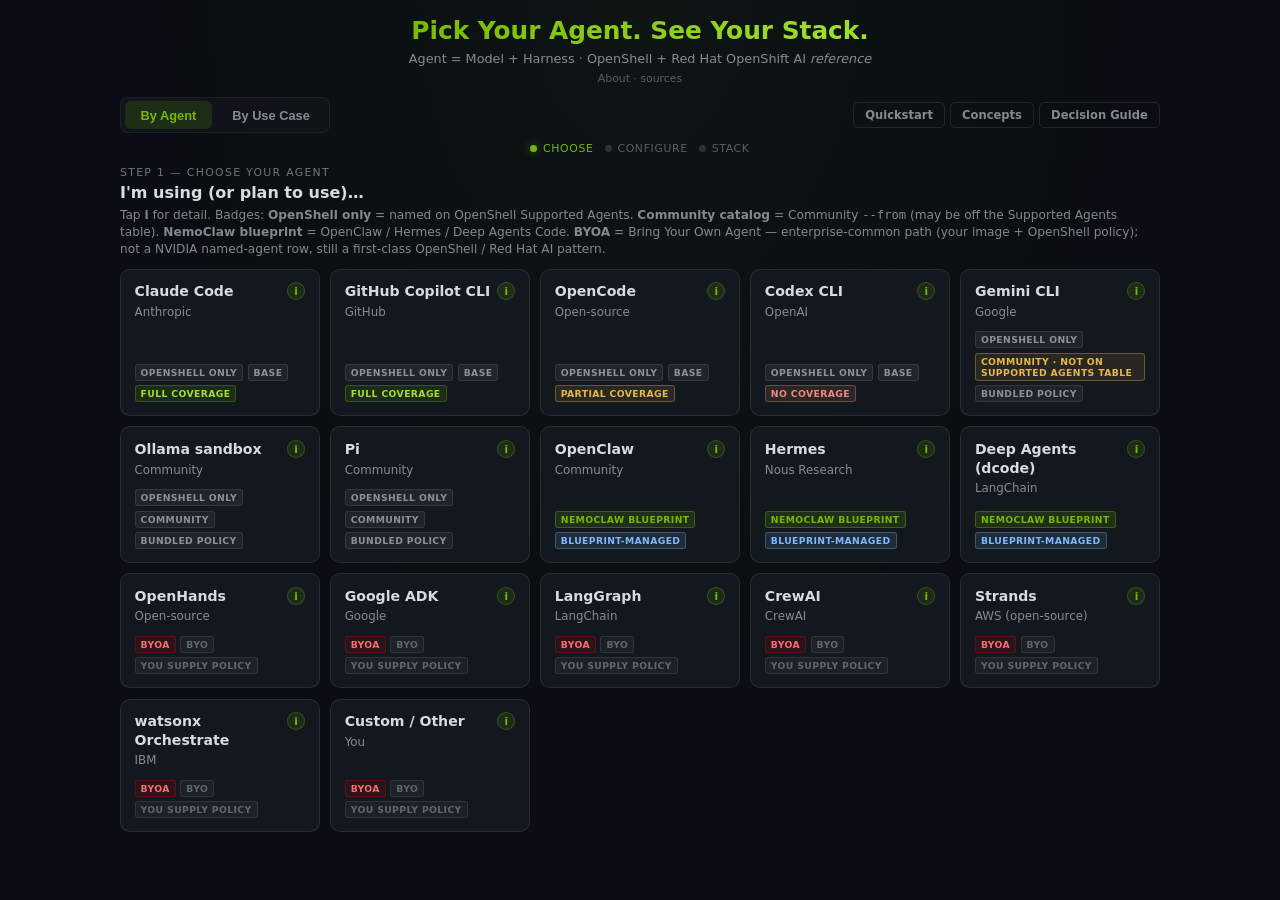
<file: tutorials/docs/concepts/stack-wizard.html>
<!DOCTYPE html>
<html lang="en">
<head>
<meta charset="UTF-8">
<meta name="viewport" content="width=device-width, initial-scale=1.0">
<title>Pick Your Agent. See Your Stack. | OpenShell + OpenShift AI reference</title>
<meta http-equiv="Cache-Control" content="no-cache, no-store, must-revalidate">
<meta name="description" content="Reference architecture wizard: map agents and use cases to OpenShell, optional OpenShift compose, and OpenShift AI portfolio notes. Not a shipping RHOAI OpenShell SKU claim.">
<style>
:root {
  --bg: #0a0e14;
  --ink: rgba(230, 237, 243, 0.92);
  --muted: rgba(230, 237, 243, 0.55);
  --dim: rgba(230, 237, 243, 0.35);
  --panel: rgba(22, 27, 34, 0.78);
  --line: rgba(230, 237, 243, 0.1);
  --nv: #76b900;
  --nv-dim: rgba(118, 185, 0, 0.15);
  --rh: #ee0000;
  --warn: #e6b84d;
  --warn-bg: rgba(230, 184, 77, 0.1);
  --addon: #7eb8ff;
  --radius: 10px;
  --font: "Inter", "Segoe UI", system-ui, sans-serif;
  --mono: "JetBrains Mono", "SF Mono", ui-monospace, monospace;
  --page-pad: 1rem 1.15rem;
  --cap-min-h: 3.4rem;
}

*, *::before, *::after { box-sizing: border-box; }

html {
  -webkit-text-size-adjust: 100%;
}

body {
  margin: 0;
  font-family: var(--font);
  background: var(--bg);
  color: var(--ink);
  min-height: 100dvh;
  padding: var(--page-pad);
  padding-bottom: 2.75rem;
  display: flex;
  flex-direction: column;
  align-items: center;
  overflow-x: clip;
  overflow-y: auto;
}

body::before {
  content: "";
  position: fixed;
  inset: 0;
  background: radial-gradient(ellipse at 50% 0%, rgba(118,185,0,0.045) 0%, transparent 55%);
  pointer-events: none;
  z-index: 0;
}

@media (prefers-reduced-motion: reduce) {
  *, *::before, *::after {
    animation: none !important;
    transition: none !important;
  }
}

.header {
  text-align: center;
  margin-bottom: 0.65rem;
  max-width: 1040px;
  width: 100%;
  position: relative;
  z-index: 1;
  flex-shrink: 0;
}
.header h1 {
  font-size: clamp(1.25rem, 2.6vw, 1.55rem);
  font-weight: 800;
  background: linear-gradient(135deg, #76b900 0%, #a0e030 50%, #76b900 100%);
  background-size: 200% auto;
  -webkit-background-clip: text;
  -webkit-text-fill-color: transparent;
  background-clip: text;
  animation: shimmer 3s linear infinite;
  margin: 0;
  line-height: 1.2;
}
@keyframes shimmer { to { background-position: 200% center; } }
.header-row {
  display: flex;
  align-items: center;
  justify-content: center;
  gap: 0.45rem;
  flex-wrap: wrap;
}
.header .tagline {
  margin: 0.25rem 0 0;
  opacity: 0.6;
  font-size: 0.8rem;
  line-height: 1.35;
}
.header details {
  margin: 0.25rem auto 0;
  max-width: 720px;
  text-align: left;
  font-size: 0.72rem;
  color: var(--muted);
  line-height: 1.4;
}
.header summary {
  cursor: pointer;
  color: var(--dim);
  list-style: none;
  text-align: center;
  font-size: 0.68rem;
}
.header summary::-webkit-details-marker { display: none; }
.header summary:hover { color: var(--nv); }
.header details[open] summary { margin-bottom: 0.25rem; color: var(--muted); }


.container {
  max-width: 1040px;
  width: 100%;
  position: relative;
  z-index: 1;
  flex: 0 1 auto;
}

.tabs-row {
  display: flex;
  align-items: center;
  justify-content: space-between;
  gap: 0.5rem;
  margin-bottom: 0.55rem;
  flex-wrap: wrap;
}
.top-nav { display: flex; gap: 0.3rem; flex-wrap: wrap; }
.top-nav a {
  font-size: 0.72rem; font-weight: 600; text-decoration: none;
  padding: 0.3rem 0.7rem; border-radius: 5px; border: 1px solid var(--line);
  color: var(--muted); transition: color 0.2s, border-color 0.2s;
}
.top-nav a:hover, .top-nav a:focus-visible { color: var(--nv); border-color: rgba(118,185,0,0.35); outline: none; }

.journey-tabs {
  display: inline-flex; gap: 0.25rem;
  background: rgba(22, 27, 34, 0.55);
  border-radius: 8px; padding: 0.22rem;
  border: 1px solid rgba(230,237,243,0.06);
}
.jtab {
  padding: 0.4rem 1rem; border-radius: 6px; border: none;
  font-size: 0.8rem; font-weight: 600; cursor: pointer;
  background: transparent; color: var(--muted); transition: background 0.2s, color 0.2s;
}
.jtab:hover { color: rgba(230,237,243,0.85); }
.jtab:focus-visible { outline: 2px solid var(--nv); outline-offset: 2px; }
.jtab.active { background: var(--nv-dim); color: var(--nv); }

.progress {
  display: flex; justify-content: center; gap: 0.7rem; margin-bottom: 0.65rem;
  flex-wrap: wrap;
}
.progress-item {
  display: flex; align-items: center; gap: 0.35rem;
  font-size: 0.68rem; color: var(--dim); text-transform: uppercase; letter-spacing: 0.06em;
}
.progress-item .dot {
  width: 7px; height: 7px; border-radius: 50%;
  background: rgba(230,237,243,0.15);
}
.progress-item.active { color: var(--nv); }
.progress-item.active .dot { background: var(--nv); box-shadow: 0 0 8px rgba(118,185,0,0.5); }
.progress-item.done { color: rgba(118,185,0,0.7); }
.progress-item.done .dot { background: rgba(118,185,0,0.45); }

.step { display: none; }
.step.active { display: block; }

.step-label { font-size: 0.68rem; text-transform: uppercase; letter-spacing: 1.3px; opacity: 0.5; margin: 0 0 0.25rem; }
.question { font-size: 1rem; font-weight: 600; margin: 0 0 0.35rem; }
.hint { font-size: 0.76rem; color: var(--muted); margin: 0 0 0.65rem; line-height: 1.4; }

/* ---- Grids: stretch equal-height cells; never clip ---- */
.agent-grid {
  display: grid;
  grid-template-columns: repeat(auto-fill, minmax(168px, 1fr));
  gap: 0.65rem;
  align-items: stretch;
  margin: 0 0 0.5rem;
}
.usecase-grid {
  display: grid;
  grid-template-columns: repeat(2, minmax(0, 1fr));
  gap: 0.65rem;
  align-items: stretch;
  margin: 0 0 0.5rem;
}
@media (min-width: 1100px) {
  .usecase-grid { grid-template-columns: repeat(3, minmax(0, 1fr)); }
}
@media (max-width: 560px) {
  .usecase-grid { grid-template-columns: 1fr; }
}

.card {
  appearance: none;
  -webkit-appearance: none;
  background: var(--panel);
  border: 1px solid rgba(230, 237, 243, 0.1);
  border-radius: var(--radius);
  padding: 0.8rem 0.85rem;
  cursor: pointer;
  text-align: left;
  color: inherit;
  font: inherit;
  width: 100%;
  min-height: 6.5rem;
  height: 100%;
  display: flex;
  flex-direction: column;
  align-items: stretch;
  gap: 0.25rem;
  transition: border-color 0.15s, box-shadow 0.15s, background 0.15s;
  overflow: visible;
}
.card:hover {
  border-color: rgba(118, 185, 0, 0.45);
  box-shadow: 0 0 0 1px rgba(118,185,0,0.2), 0 10px 28px rgba(0, 0, 0, 0.28);
}
.card:focus-visible {
  outline: 2px solid var(--nv);
  outline-offset: 2px;
}
.card.selected {
  border-color: rgba(118, 185, 0, 0.7);
  box-shadow: 0 0 0 1px rgba(118,185,0,0.4), 0 8px 24px rgba(0,0,0,0.3);
  background: rgba(118, 185, 0, 0.08);
}
.card h4 {
  font-size: 0.88rem;
  font-weight: 600;
  margin: 0;
  line-height: 1.3;
}
.card p {
  font-size: 0.74rem;
  color: var(--muted);
  line-height: 1.3;
  margin: 0;
  flex: 1 1 auto;
}
.card .meta {
  display: flex;
  flex-wrap: wrap;
  gap: 0.28rem;
  margin-top: auto;
  padding-top: 0.45rem;
  align-content: flex-start;
}

.badge {
  display: inline-flex; align-items: center;
  font-size: 0.58rem; font-weight: 700; text-transform: uppercase; letter-spacing: 0.04em;
  padding: 2px 5px; border-radius: 3px; border: 1px solid transparent;
  max-width: 100%;
}
.badge-nc { background: var(--nv-dim); border-color: rgba(118,185,0,0.35); color: var(--nv); }
.badge-full { background: rgba(118,185,0,0.12); border-color: rgba(118,185,0,0.3); color: #a0e030; }
.badge-partial { background: var(--warn-bg); border-color: rgba(230,184,77,0.35); color: var(--warn); }
.badge-none { background: rgba(239,139,122,0.12); border-color: rgba(239,139,122,0.35); color: #ef8b7a; }
.badge-blueprint { background: rgba(126,184,255,0.12); border-color: rgba(126,184,255,0.3); color: var(--addon); }
.badge-bundled { background: rgba(230,237,243,0.06); border-color: var(--line); color: var(--muted); }
.badge-custom { background: rgba(230,237,243,0.04); border-color: var(--line); color: var(--dim); }
.badge-owner-os { background: var(--nv-dim); color: var(--nv); border-color: rgba(118,185,0,0.3); }
.badge-owner-plat { background: rgba(238,0,0,0.1); color: #ff6b6b; border-color: rgba(238,0,0,0.3); }
.badge-owner-addon { background: rgba(126,184,255,0.1); color: var(--addon); border-color: rgba(126,184,255,0.3); }

.selected-bar {
  display: flex; align-items: center; justify-content: space-between; gap: 0.65rem;
  flex-wrap: wrap; margin-bottom: 0.55rem;
  padding: 0.5rem 0.75rem;
  border: 1px solid rgba(118,185,0,0.25);
  background: rgba(118,185,0,0.06);
  border-radius: 8px;
  font-size: 0.84rem;
}
.selected-bar strong { color: var(--nv); }
.selected-bar button {
  background: transparent; border: 1px solid var(--line); color: var(--muted);
  border-radius: 5px; padding: 0.28rem 0.6rem; font-size: 0.72rem; cursor: pointer;
}
.selected-bar button:hover, .selected-bar button:focus-visible { color: var(--nv); border-color: rgba(118,185,0,0.4); outline: none; }

.cap-section { margin: 0 0 1.1rem; }
.cap-section-title {
  font-size: 0.72rem; font-weight: 700; letter-spacing: 0.06em;
  text-transform: uppercase; color: var(--muted); margin: 0 0 0.3rem;
}
.cap-section-note {
  font-size: 0.78rem; color: var(--dim); margin: 0 0 0.55rem; line-height: 1.4; max-width: 48rem;
}

.checks {
  display: grid;
  grid-template-columns: repeat(3, minmax(0, 1fr));
  gap: 0.55rem;
  margin-bottom: 0.35rem;
  align-items: stretch;
}
@media (max-width: 700px) { .checks { grid-template-columns: repeat(2, minmax(0, 1fr)); } }
@media (max-width: 420px) { .checks { grid-template-columns: 1fr; } }

/* Capability tiles — detail lives in (i) */
.check-item {
  position: relative;
  display: flex;
  align-items: center;
  gap: 0.5rem;
  padding: 0.65rem 0.7rem;
  min-height: var(--cap-min-h);
  height: 100%;
  background: linear-gradient(165deg, rgba(28, 34, 42, 0.92), rgba(18, 22, 28, 0.88));
  border-radius: 10px;
  border: 1px solid rgba(230,237,243,0.1);
  border-left-width: 3px;
  cursor: pointer;
  transition: border-color 0.15s, box-shadow 0.15s, background 0.15s;
  overflow: visible;
}
.check-item.included {
  cursor: default;
  border-color: rgba(118,185,0,0.22);
  background: linear-gradient(165deg, rgba(118,185,0,0.07), rgba(18, 22, 28, 0.88));
}
.check-item.included:hover { box-shadow: none; }
.check-item.preview-info {
  cursor: default;
  opacity: 0.85;
  border-left-color: rgba(230,184,77,0.55);
}
.check-item.preview-info:hover { box-shadow: none; border-color: rgba(230,237,243,0.1); }
.check-mark {
  flex: 0 0 auto;
  width: 1.1rem; height: 1.1rem;
  border-radius: 3px;
  background: rgba(118,185,0,0.2);
  border: 1px solid rgba(118,185,0,0.45);
  color: var(--nv);
  font-size: 0.7rem; font-weight: 700;
  display: inline-flex; align-items: center; justify-content: center;
}
.check-item[data-owner="openshell"] { border-left-color: var(--nv); }
.check-item[data-owner="platform"] { border-left-color: #ff6b6b; }
.check-item[data-owner="addon"] { border-left-color: var(--addon); }
.check-item:hover:not(.included):not(.preview-info) {
  border-color: rgba(118,185,0,0.4);
  box-shadow: 0 0 0 1px rgba(118,185,0,0.12);
}
.check-item.on {
  border-color: rgba(118,185,0,0.65);
  background: rgba(118,185,0,0.1);
  box-shadow: 0 0 0 1px rgba(118,185,0,0.22);
}
.check-head {
  display: contents;
}
.check-item input {
  appearance: none;
  -webkit-appearance: none;
  width: 17px;
  height: 17px;
  margin: 0;
  border: 1.5px solid rgba(230,237,243,0.35);
  border-radius: 4px;
  background: rgba(0,0,0,0.25);
  flex-shrink: 0;
  cursor: pointer;
  position: relative;
}
.check-item input:checked {
  background: var(--nv);
  border-color: var(--nv);
}
.check-item input:checked::after {
  content: "";
  position: absolute;
  left: 5px; top: 1px;
  width: 4px; height: 8px;
  border: solid #0a0e14;
  border-width: 0 2px 2px 0;
  transform: rotate(45deg);
}
.check-title {
  flex: 1 1 auto;
  min-width: 0;
  font-size: 0.8rem;
  font-weight: 600;
  line-height: 1.25;
  color: var(--ink);
}
.check-foot {
  display: flex;
  flex-wrap: nowrap;
  gap: 0.25rem;
  align-items: center;
  flex-shrink: 0;
}
.check-foot .badge { font-size: 0.54rem; padding: 2px 5px; }
.badge-maturity {
  background: rgba(230,184,77,0.1);
  border-color: rgba(230,184,77,0.35);
  color: var(--warn);
}
.badge-ga {
  background: rgba(118,185,0,0.1);
  border-color: rgba(118,185,0,0.3);
  color: #a0e030;
}

.actions { display: flex; gap: 0.45rem; flex-wrap: wrap; margin: 0; align-items: center; }
.btn {
  display: inline-flex; align-items: center; justify-content: center;
  padding: 0.55rem 1.1rem; border-radius: 6px;
  font-size: 0.84rem; font-weight: 600; text-decoration: none;
  cursor: pointer; border: none; transition: background 0.15s, border-color 0.15s, color 0.15s, box-shadow 0.15s;
}
.btn:focus-visible { outline: 2px solid var(--nv); outline-offset: 2px; }
.btn-primary { background: var(--nv); color: #0a0e14; }
.btn-primary:hover { background: #8fcf00; box-shadow: 0 0 14px rgba(118,185,0,0.3); }
.btn-secondary {
  background: rgba(230,237,243,0.04); color: rgba(230,237,243,0.75);
  border: 1px solid rgba(230,237,243,0.12);
}
.btn-secondary:hover { border-color: rgba(118,185,0,0.4); color: var(--nv); }
.actions-sm .btn { padding: 0.35rem 0.75rem; font-size: 0.74rem; }

.result { display: none; margin-bottom: 0; padding-bottom: 0.5rem; }
.result.active { display: block; }

.result-header {
  display: flex; align-items: center; justify-content: space-between;
  margin-bottom: 0.5rem; flex-wrap: wrap; gap: 0.4rem;
}
.result-title { font-size: 1.05rem; font-weight: 700; color: rgba(230,237,243,0.9); margin: 0; }
.result-title span { color: var(--nv); }

/* Vertical layered cake — balanced density; detail in (i); never clip */
.cake {
  display: flex;
  flex-direction: column;
  gap: 0;
  width: 100%;
  overflow: visible;
  border: 1px solid rgba(230,237,243,0.14);
  border-radius: 14px;
  background: rgba(10, 14, 20, 0.45);
  box-shadow: 0 16px 48px rgba(0,0,0,0.35);
}
.cake-product-bar {
  display: flex;
  flex-wrap: wrap;
  align-items: center;
  gap: 0.45rem;
  padding: 0.7rem 1.05rem;
  border-top: 1px solid rgba(238,0,0,0.35);
  background: linear-gradient(90deg, rgba(238,0,0,0.14), rgba(22,27,34,0.95) 55%);
  border-radius: 0 0 14px 14px;
  font-size: 0.86rem;
}
.cake-product-bar strong { font-size: 0.95rem; }
.cake-product-bar .muted { color: var(--muted); font-size: 0.72rem; line-height: 1.35; }
.cake > .cake-layer:first-of-type {
  border-radius: 14px 14px 0 0;
}
.cake-layer {
  position: relative;
  overflow: visible;
  padding: 0.85rem 1.05rem 0.9rem;
  min-height: 4.75rem;
  border-bottom: 1px solid rgba(230,237,243,0.1);
  border-left: 4px solid transparent;
  background: rgba(22, 27, 34, 0.55);
}
.cake-layer:last-of-type {
  border-bottom: none;
}
.cake-layer.layer-model {
  border-left-color: rgba(230,237,243,0.35);
  background: linear-gradient(90deg, rgba(230,237,243,0.05), rgba(22,27,34,0.55) 42%);
}
.cake-layer.layer-harness {
  border-left-color: rgba(230,237,243,0.55);
  background: linear-gradient(90deg, rgba(230,237,243,0.07), rgba(22,27,34,0.55) 42%);
}
.cake-layer.layer-openshell {
  border-left-color: var(--nv);
  background: linear-gradient(90deg, rgba(118,185,0,0.12), rgba(16,20,26,0.78) 48%);
}
.cake-layer.layer-platform {
  border-left-color: var(--rh);
  background: linear-gradient(90deg, rgba(238,0,0,0.09), rgba(16,20,26,0.78) 48%);
}
.cake-layer.layer-safety {
  border-left-color: var(--addon);
  background: linear-gradient(90deg, rgba(126,184,255,0.11), rgba(16,20,26,0.78) 48%);
}
.cake-layer.layer-safety {
  border-bottom: none;
}
.cake-top {
  display: flex;
  align-items: center;
  gap: 0.55rem;
  margin-bottom: 0.45rem;
}
.cake-index {
  font-family: var(--mono);
  font-size: 0.68rem;
  letter-spacing: 0.08em;
  text-transform: uppercase;
  color: var(--dim);
  white-space: nowrap;
  min-width: 8rem;
}
.cake-layer.layer-openshell .cake-index { color: rgba(118,185,0,0.8); }
.cake-layer.layer-platform .cake-index { color: rgba(255,107,107,0.9); }
.cake-layer.layer-safety .cake-index { color: rgba(126,184,255,0.9); }
.cake-title-row {
  display: flex;
  align-items: center;
  gap: 0.45rem;
  flex-wrap: wrap;
  flex: 1 1 auto;
  min-width: 0;
}
.cake-product {
  font-weight: 700;
  font-size: 1rem;
  line-height: 1.25;
  word-break: break-word;
}
.cake-chips {
  display: flex;
  flex-wrap: wrap;
  gap: 0.35rem;
  margin: 0;
  padding: 0;
  list-style: none;
}
.cake-chips li {
  display: inline-flex;
  align-items: center;
  font-size: 0.7rem;
  font-weight: 600;
  padding: 0.28rem 0.55rem;
  border-radius: 999px;
  border: 1px solid rgba(118,185,0,0.35);
  background: rgba(118,185,0,0.12);
  color: #c8e86a;
}
.cake-chips li.off { display: none; }
.cake-meta {
  display: flex;
  flex-wrap: wrap;
  gap: 0.28rem;
  align-items: center;
  margin: 0 0 0.28rem;
}
.cake-hint {
  margin: 0 0 0.35rem;
  font-size: 0.68rem;
  color: var(--dim);
}
.result-view-tabs {
  display: inline-flex;
  gap: 0.2rem;
  margin: 0 0 0.55rem;
  padding: 0.18rem;
  border-radius: 8px;
  border: 1px solid rgba(230,237,243,0.08);
  background: rgba(22, 27, 34, 0.55);
}
.result-view-tabs button {
  appearance: none;
  border: none;
  background: transparent;
  color: var(--muted);
  font: inherit;
  font-size: 0.76rem;
  font-weight: 600;
  padding: 0.35rem 0.85rem;
  border-radius: 6px;
  cursor: pointer;
}
.result-view-tabs button:hover { color: rgba(230,237,243,0.88); }
.result-view-tabs button:focus-visible { outline: 2px solid var(--nv); outline-offset: 2px; }
.result-view-tabs button.active {
  background: var(--nv-dim);
  color: var(--nv);
}
.result-pane { display: none; }
.result-pane.active { display: block; }
.next-panel {
  border: 1px solid rgba(118,185,0,0.22);
  border-radius: 12px;
  padding: 0.85rem 1rem 1rem;
  background: linear-gradient(165deg, rgba(118,185,0,0.07), rgba(22,27,34,0.85));
  overflow: visible;
}
.next-panel h3 {
  margin: 0 0 0.25rem;
  font-size: 0.95rem;
}
.next-panel .next-lead {
  margin: 0 0 0.65rem;
  font-size: 0.74rem;
  color: var(--muted);
  line-height: 1.4;
}
.next-panel .cmd-list { margin-top: 0.35rem; }
.next-panel .cmd {
  white-space: pre-wrap;
  word-break: break-word;
}
.next-panel .actions { margin-top: 0.7rem; }
body.showing-stack .header details,
body.showing-stack .header .tagline { display: none; }
body.showing-stack .header { margin-bottom: 0.35rem; }
body.showing-stack .header h1 { font-size: clamp(1.1rem, 2.2vw, 1.35rem); }
body.showing-stack .progress { margin-bottom: 0.4rem; }
#policyGap:empty { display: none; }
#policyGap .callout { margin: 0 0 0.85rem; }
.callout {
  margin-top: 0.55rem; padding: 0.65rem 0.8rem; border-radius: 7px;
  font-size: 0.78rem; line-height: 1.45;
}
.callout-warn { background: var(--warn-bg); border: 1px solid rgba(230,184,77,0.3); color: #f0d48a; }
.callout-info { background: rgba(118,185,0,0.08); border: 1px solid rgba(118,185,0,0.25); color: rgba(200,230,150,0.95); }
.callout-dim { background: rgba(230,237,243,0.03); border: 1px solid var(--line); color: var(--muted); }
.callout-title {
  display: block; font-weight: 700; font-size: 0.72rem;
  letter-spacing: 0.04em; text-transform: uppercase;
  margin: 0 0 0.4rem; color: inherit;
}
.callout p { margin: 0 0 0.4rem; }
.callout p:last-child { margin-bottom: 0; }
.callout-note { color: var(--muted); font-size: 0.72rem; }
.callout .cmd {
  margin: 0.45rem 0;
  white-space: normal;
  overflow-wrap: anywhere;
  word-break: break-word;
}

.cmd {
  display: block; margin-top: 0.2rem; padding: 0.35rem 0.55rem;
  background: rgba(0,0,0,0.35); border: 1px solid var(--line); border-radius: 6px;
  font-family: var(--mono); font-size: 0.7rem; color: #d7ecc0;
  overflow-x: auto; white-space: nowrap;
}
.cmd-list { display: flex; flex-direction: column; gap: 0.25rem; margin-top: 0.25rem; }
.next-panel .callout { margin-top: 0.55rem; }
.rh-brand { color: var(--rh); }
.rh-hat { display: inline-block; width: 18px; height: 18px; vertical-align: -3px; margin-right: 3px; border-radius: 3px; object-fit: contain; }

.info-icon {
  display: inline-flex; align-items: center; justify-content: center;
  width: 18px; height: 18px; border-radius: 50%;
  background: rgba(118,185,0,0.12); color: var(--nv);
  border: 1px solid rgba(118,185,0,0.28);
  font-size: 0.65rem; font-weight: 700; cursor: help; position: relative;
  flex-shrink: 0; line-height: 1; padding: 0;
  font-family: inherit;
}
.info-icon:hover, .info-icon:focus-visible {
  background: rgba(118,185,0,0.28);
  outline: none;
  border-color: rgba(118,185,0,0.55);
}
.info-icon .tooltip {
  display: none;
  position: absolute;
  bottom: calc(100% + 10px);
  right: 0;
  background: rgba(12, 16, 22, 0.98);
  border: 1px solid rgba(118,185,0,0.35);
  border-radius: 10px;
  padding: 0.7rem 0.8rem;
  width: min(320px, calc(100vw - 2.5rem));
  font-size: 0.76rem; font-weight: 400;
  color: rgba(230,237,243,0.92); line-height: 1.45;
  z-index: 300;
  box-shadow: 0 12px 36px rgba(0,0,0,0.55);
  text-align: left;
  pointer-events: none;
}
.info-icon .tooltip::after {
  content: "";
  position: absolute;
  top: 100%; right: 8px;
  border: 6px solid transparent;
  border-top-color: rgba(118,185,0,0.35);
}
.info-icon:hover .tooltip,
.info-icon:focus-visible .tooltip,
.info-icon[data-open="1"] .tooltip { display: block; }
.info-icon[data-place="below"] .tooltip {
  bottom: auto;
  top: calc(100% + 10px);
}
.info-icon[data-place="below"] .tooltip::after {
  top: auto; bottom: 100%;
  border-top-color: transparent;
  border-bottom-color: rgba(118,185,0,0.35);
}
.card .info-icon { margin-left: auto; }
.card-top {
  display: flex;
  align-items: flex-start;
  gap: 0.4rem;
}
.card-top h4 { flex: 1 1 auto; }

@media (max-width: 768px) {
  .cake-product { font-size: 0.95rem; }
  .cake-layer { min-height: 4.4rem; padding: 0.75rem 0.9rem; }
  .agent-grid { grid-template-columns: repeat(auto-fill, minmax(150px, 1fr)); }
}
</style>
</head>
<body>

<div class="header">
  <div class="header-row"><h1>Pick Your Agent. See Your Stack.</h1></div>
  <p class="tagline">Agent = Model + Harness · OpenShell + Red Hat OpenShift AI <em>reference</em></p>
  <details>
    <summary>About · sources</summary>
    <a href="https://docs.nvidia.com/openshell/about/supported-agents" target="_blank" rel="noopener">OpenShell Supported Agents</a>
    · <a href="https://github.com/NVIDIA/OpenShell" target="_blank" rel="noopener">OpenShell README</a> (upstream alpha / single-player)
    · <a href="https://docs.nvidia.com/nemoclaw/" target="_blank" rel="noopener">NemoClaw</a> (OpenClaw, Hermes, Deep Agents Code)
    · <a href="https://www.redhat.com/en/blog/red-hat-ai-and-openshell-driving-security-enhanced-agent-execution-for-enterprise-ai" target="_blank" rel="noopener">Red Hat AI + OpenShell blog</a> (planned integration; early validations ≠ shipping SKU)
    · Product base when composing on cluster: Red Hat OpenShift AI. OpenShell is <strong>not</strong> listed as DP/TP in public OpenShift AI 3.5 release notes (checked 2026-07-19).
  </details>
</div>

<div class="container">
  <div class="tabs-row">
    <div class="journey-tabs" role="tablist" aria-label="Journey type">
      <button type="button" class="jtab active" id="jtab-agent" role="tab" aria-selected="true" onclick="setJourney('agent')">By Agent</button>
      <button type="button" class="jtab" id="jtab-usecase" role="tab" aria-selected="false" onclick="setJourney('usecase')">By Use Case</button>
    </div>
    <div class="top-nav">
      <a href="../quickstart/">Quickstart</a>
      <a href="agent-architecture/">Concepts</a>
      <a href="../agent-stack-decision-guide/">Decision Guide</a>
    </div>
  </div>

  <div class="progress" id="progress" aria-label="Wizard progress">
    <div class="progress-item active" id="prog1"><span class="dot"></span><span>Choose</span></div>
    <div class="progress-item" id="prog2"><span class="dot"></span><span>Configure</span></div>
    <div class="progress-item" id="prog3"><span class="dot"></span><span>Stack</span></div>
  </div>

  <!-- STEP 1: By Agent -->
  <div class="step active" id="step1" role="tabpanel">
    <div class="step-label">Step 1 — Choose your agent</div>
    <div class="question">I'm using (or plan to use)…</div>
    <p class="hint">Tap <strong>i</strong> for detail. Badges: <strong>OpenShell only</strong> = named on OpenShell Supported Agents. <strong>Community catalog</strong> = Community <code>--from</code> (may be off the Supported Agents table). <strong>NemoClaw blueprint</strong> = OpenClaw / Hermes / Deep Agents Code. <strong>BYOA</strong> = Bring Your Own Agent — enterprise-common path (your image + OpenShell policy); not a NVIDIA named-agent row, still a first-class OpenShell / Red Hat AI pattern.</p>
    <div class="agent-grid" id="agentGrid"></div>
  </div>

  <!-- STEP 1: By Use Case -->
  <div class="step" id="step1uc" role="tabpanel">
    <div class="step-label">Step 1 — Choose your use case</div>
    <div class="question">What are you building?</div>
    <p class="hint">Tap <strong>i</strong> for detail. Isolation profile badges are <strong>illustrative field guidance</strong> (suggested compose), not NVIDIA Supported Agents or OpenShift AI release-notes SKUs. Modes 1–2 follow the public Red Hat AI + OpenShell blog.</p>
    <div class="usecase-grid" id="usecaseGrid"></div>
  </div>


  <!-- STEP 2 -->
  <div class="step" id="step2" role="tabpanel">
    <div class="step-label">Step 2 — Compose</div>
    <div class="selected-bar" id="selectedBar">
      <div>Selected: <strong id="selectedName"></strong> <span id="selectedMeta" style="color:var(--muted);font-size:0.8rem"></span></div>
      <button type="button" onclick="goBack()">Change selection</button>
    </div>
    <div class="question">Compose options</div>
    <p class="hint">OpenShell controls are <strong>included</strong> when you use a sandbox — not shopping items. Only optional platform compose is selectable. Preview portfolio items are notes, not toggles.</p>
    <div id="policyGap" aria-live="polite"></div>
    <div id="capChecks"></div>
    <div class="actions">
      <button type="button" class="btn btn-primary" onclick="showResult()">Show my architecture</button>
      <button type="button" class="btn btn-secondary" onclick="goBack()">← Back</button>
    </div>
  </div>

  <!-- RESULT -->
  <div class="result" id="result" aria-live="polite"></div>
</div>

<script>
/**
 * Accuracy sources (keep in sync — prefer primary docs over field slides):
 * - https://docs.nvidia.com/openshell/about/supported-agents
 * - https://docs.nvidia.com/openshell/sandboxes/manage-sandboxes ( --from )
 * - https://github.com/NVIDIA/OpenShell-Community (community sandboxes, e.g. gemini)
 * - https://docs.nvidia.com/nemoclaw/ (OpenClaw / Hermes / Deep Agents)
 * - https://docs.nvidia.com/nemoclaw/user-guide/openclaw/about/ecosystem (NemoClaw vs OpenShell path)
 * - Red Hat blog 2026-05-20: OpenShell planned for Red Hat AI; early validations ≠ shipping features
 * - Red Hat Developer 2026-05-14: OpenShell planned / “coming to” OpenShift AI (not versioned DP/TP)
 * - RHOAI 3.5 DP/TP release notes: OpenShell not listed (do not claim DP 3.5 → TP 3.6)
 *
 * Do not invent: "Custom img", RHAISTRAT tickets, harness.use_plugin("openshell"),
 * Pattern 1/2 badges, or Agentic Strategy Appendix A version numbers as public fact.
 * Use OpenShell path vs NemoClaw path (ecosystem docs).
 */

const POLICY_BADGES = {
  full: { cls: "badge-full", text: "Full coverage" },
  partial: { cls: "badge-partial", text: "Partial coverage" },
  none: { cls: "badge-none", text: "No coverage" },
  blueprint: { cls: "badge-blueprint", text: "Blueprint-managed" },
  bundled: { cls: "badge-bundled", text: "Bundled policy" },
  byo: { cls: "badge-custom", text: "You supply policy" },
};

const SOURCE_BADGES = {
  base: { cls: "badge-bundled", text: "base" },
  community: { cls: "badge-bundled", text: "Community" },
  /** Community catalog exists; not on OpenShell Supported Agents docs table */
  "community-offtable": { cls: "badge-partial", text: "Community · not on Supported Agents table" },
  nemoclaw: { cls: "badge-nc", text: "NemoClaw" },
  byo: { cls: "badge-custom", text: "BYO" },
};

/**
 * Path badge:
 * - OpenShell only: named on Supported Agents / Community catalog (not a NemoClaw blueprint)
 * - NemoClaw blueprint: OpenClaw / Hermes / Deep Agents Code
 * - BYOA: Bring Your Own Agent — Red Hat AgentOps principle; your image + OpenShell.
 *   Not a NVIDIA named Supported Agents row — still the common enterprise path.
 */
const PATH_BADGES = {
  openshell: { cls: "badge-bundled", text: "OpenShell only" },
  nemoclaw: { cls: "badge-nc", text: "NemoClaw blueprint" },
  byo: { cls: "badge-owner-plat", text: "BYOA" },
};

/** NVIDIA ecosystem: OpenShell path vs NemoClaw reference path. */
const ENTRY_PATHS = {
  openshell: "OpenShell path — openshell sandbox create",
  nemoclaw: "NemoClaw path — nemoclaw onboard (reference stack)",
};

/**
 * Isolation profiles — ILLUSTRATIVE field guidance (suggested compose intensity).
 * Not an NVIDIA Supported Agents matrix and not OpenShift AI release-notes SKUs.
 * Public anchors: RH Mode 1/2/3 blog (2026-05-20); RH defense-in-depth (2026-05-14);
 * OSC/Kata + confidential containers docs.redhat.com.
 */
const ISOLATION_PROFILES = {
  permissive: {
    name: "Permissive",
    layers: "Platform / container",
    blurb: "Illustrative: low-risk / traditional workloads on normal containers + NetworkPolicy. Not the usual OpenShell default for autonomous coding agents.",
  },
  openshell_min: {
    name: "OpenShell, light policy",
    layers: "OpenShell policy",
    blurb: "Illustrative: trusted internal agents — OpenShell egress proxy, credential masking, audit. Still pair with platform network controls on cluster.",
  },
  openshell_typical: {
    name: "OpenShell, typical",
    layers: "OpenShell policy",
    blurb: "Illustrative Mode 1–style whole-agent sandbox: Landlock + seccomp + netns + OPA egress + inference.local with tuned binary/host policy.",
  },
  openshell_kata: {
    name: "OpenShell + Kata / VM",
    layers: "OSC + OpenShell",
    blurb: "Illustrative: compose OpenShift Sandboxed Containers (Kata, GA) or OpenShell VM/libkrun under OpenShell app policy — dedicated-kernel + process policy.",
  },
  confidential: {
    name: "Confidential containers",
    layers: "OSC confidential",
    blurb: "Illustrative OSC confidential-containers path (TEE / attestation; maturity varies by platform). Beyond typical OpenShell+Kata. No wizard use case selects this profile today.",
  },
};

/**
 * Path validity (NVIDIA docs, July 2026):
 * - NemoClaw blueprint agents ONLY: OpenClaw, Hermes, LangChain Deep Agents Code
 *   https://github.com/NVIDIA/NemoClaw — nemoclaw onboard / nemohermes / nemo-deepagents
 * - Claude Code, Copilot, OpenCode, Codex: OpenShell base image path ONLY
 *   https://docs.nvidia.com/openshell/about/supported-agents — openshell sandbox create -- <agent>
 * - Ollama / Pi: OpenShell Community --from AND listed on Supported Agents
 * - Gemini: Community catalog --from gemini (NOT on Supported Agents docs table as of 2026-07)
 * - OpenClaw / Hermes / Deep Agents: NemoClaw path only (no Community --from openclaw today)
 * - Claude/Codex/Copilot may install NemoClaw as a *host* coding agent; that is not a blueprint
 * - OpenShell on cluster is upstream/reference compose today; Red Hat AI integration is planned (blogs)
 * - Use-case isolation profiles are illustrative field guidance (Deliverable D) — not release-notes SKUs
 */
const agents = {
  claude: {
    name: "Claude Code", by: "Anthropic", type: "coding",
    nemoclaw: false, source: "base", policy: "full", path: "openshell",
    command: "openshell sandbox create -- claude",
    desc: "Documented on OpenShell Supported Agents (base, full coverage). Command: openshell sandbox create -- claude. Not a NemoClaw blueprint agent. (Claude Code may appear in NemoClaw install prompts as a host helper — that is not this sandboxed path.)",
  },
  copilot: {
    name: "GitHub Copilot CLI", by: "GitHub", type: "coding",
    nemoclaw: false, source: "base", policy: "full", path: "openshell",
    command: "openshell sandbox create -- copilot",
    desc: "Documented on OpenShell Supported Agents (base, full coverage). Not a NemoClaw blueprint. GITHUB_TOKEN or COPILOT_GITHUB_TOKEN.",
  },
  opencode: {
    name: "OpenCode", by: "Open-source", type: "coding",
    nemoclaw: false, source: "base", policy: "partial", path: "openshell",
    command: "openshell sandbox create -- opencode",
    desc: "Documented on OpenShell Supported Agents (base, partial coverage). Not a NemoClaw blueprint. Add opencode.ai + binary paths for full function.",
  },
  codex: {
    name: "Codex CLI", by: "OpenAI", type: "coding",
    nemoclaw: false, source: "base", policy: "none", path: "openshell",
    command: "openshell sandbox create --policy ./codex-policy.yaml -- codex",
    desc: "Documented on OpenShell Supported Agents (base, no default policy coverage — custom policy required). Not a NemoClaw blueprint. OPENAI_API_KEY.",
  },
  gemini: {
    name: "Gemini CLI", by: "Google", type: "coding",
    nemoclaw: false, source: "community-offtable", policy: "bundled", path: "openshell",
    command: "openshell sandbox create --from gemini",
    desc: "OpenShell-Community catalog only: sandboxes/gemini via openshell sandbox create --from gemini. Not on the OpenShell Supported Agents docs table. Not a NemoClaw blueprint.",
  },
  ollama: {
    name: "Ollama sandbox", by: "Community", type: "coding",
    nemoclaw: false, source: "community", policy: "bundled", path: "openshell",
    command: "openshell sandbox create --from ollama",
    desc: "Documented on OpenShell Supported Agents (community, bundled). openshell sandbox create --from ollama. Not a NemoClaw blueprint.",
  },
  pi: {
    name: "Pi", by: "Community", type: "coding",
    nemoclaw: false, source: "community", policy: "bundled", path: "openshell",
    command: "openshell sandbox create --from pi",
    desc: "Documented on OpenShell Supported Agents (community, bundled). Not a NemoClaw blueprint.",
  },
  openclaw: {
    name: "OpenClaw", by: "Community", type: "assistant",
    nemoclaw: true, source: "nemoclaw", policy: "blueprint", path: "nemoclaw",
    command: "nemoclaw onboard",
    desc: "Documented NemoClaw default agent (blueprint-managed on OpenShell). Path: nemoclaw onboard. Do not claim OpenShell-alone via --from openclaw — that Community sandbox is not present today; Supported Agents source is NemoClaw.",
  },
  hermes: {
    name: "Hermes", by: "Nous Research", type: "assistant",
    nemoclaw: true, source: "nemoclaw", policy: "blueprint", path: "nemoclaw",
    command: "nemohermes onboard",
    desc: "Documented NemoClaw agent (blueprint-managed; Tested on NemoClaw platform-support — production parity with OpenClaw not asserted). nemohermes onboard or nemoclaw onboard --agent hermes. Not an OpenShell base trailing command.",
  },
  deepagents: {
    name: "Deep Agents (dcode)", by: "LangChain", type: "coding",
    nemoclaw: true, source: "nemoclaw", policy: "blueprint", path: "nemoclaw",
    command: "nemo-deepagents onboard",
    desc: "Documented NemoClaw agent (LangChain Deep Agents Code). nemo-deepagents onboard. Distinct from a generic LangGraph BYO image. May not appear on the OpenShell Supported Agents table; NemoClaw docs are authoritative.",
  },
  openhands: {
    name: "OpenHands", by: "Open-source", type: "coding",
    nemoclaw: false, source: "byo", policy: "byo", path: "openshell",
    command: "openshell sandbox create --from <image> --policy ./policy.yaml",
    desc: "BYOA (Bring Your Own Agent): package OpenHands in your image and run under OpenShell policy via --from. Common enterprise pattern — Red Hat AgentOps is framework-agnostic. Not a NVIDIA named Supported Agents / NemoClaw row; you own the image and policy.",
  },
  adk: {
    name: "Google ADK", by: "Google", type: "workflow",
    nemoclaw: false, source: "byo", policy: "byo", path: "openshell",
    command: "openshell sandbox create --from <your-agent-image> --policy ./policy.yaml",
    desc: "BYOA: ship your ADK agent image under OpenShell (--from + policy). Enterprise-typical — platform wraps identity, sandbox, and egress; you keep the framework. Not a NVIDIA named Supported Agents / NemoClaw blueprint.",
  },
  langgraph: {
    name: "LangGraph", by: "LangChain", type: "workflow",
    nemoclaw: false, source: "byo", policy: "byo", path: "openshell",
    command: "openshell sandbox create --from <your-agent-image> --policy ./policy.yaml",
    desc: "BYOA: your LangGraph (or LangChain) agent image + OpenShell policy. For the NemoClaw-managed LangChain runtime, use Deep Agents Code instead. Otherwise this is the standard enterprise OpenShell --from path.",
  },
  crewai: {
    name: "CrewAI", by: "CrewAI", type: "workflow",
    nemoclaw: false, source: "byo", policy: "byo", path: "openshell",
    command: "openshell sandbox create --from <your-agent-image> --policy ./policy.yaml",
    desc: "BYOA: CrewAI in your image under OpenShell. Framework stays yours; OpenShell supplies sandbox policy. Not a NVIDIA named Supported Agents / NemoClaw row.",
  },
  strands: {
    name: "Strands", by: "AWS (open-source)", type: "workflow",
    nemoclaw: false, source: "byo", policy: "byo", path: "openshell",
    command: "openshell sandbox create --from <your-agent-image> --policy ./policy.yaml",
    desc: "BYOA: Strands Agents SDK in your image under OpenShell. Enterprise-common bring-your-framework path; not a NVIDIA named Supported Agents / NemoClaw row.",
  },
  watsonx: {
    name: "watsonx Orchestrate", by: "IBM", type: "workflow",
    nemoclaw: false, source: "byo", policy: "byo", path: "openshell",
    command: "openshell sandbox create --from <your-agent-image> --policy ./policy.yaml",
    desc: "BYOA when you package a watsonx-related agent/runtime image for OpenShell. watsonx remains its own control plane — this card means OpenShell sandboxing of your image, not an IBM product SKU claim.",
  },
  custom: {
    name: "Custom / Other", by: "You", type: "any",
    nemoclaw: false, source: "byo", policy: "byo", path: "openshell",
    command: "openshell sandbox create --from <your-image> --policy ./policy.yaml -- <entrypoint>",
    desc: "BYOA catch-all: community name, local Dockerfile dir, or registry image. This is the primary enterprise path when the agent is not on the NVIDIA Supported Agents / NemoClaw lists — OpenShell still applies full policy.",
  },
};

/**
 * Use cases — illustrative compose suggestions (Deliverable D).
 * Mode 1/2 language: RH blog 2026-05-20. AgentRuntime: RHOAI DP where noted.
 * Isolation profileKey is suggested intensity, not a mandatory product SKU.
 */
const usecases = {
  trusted_chatbot: {
    name: "Trusted read-only chatbot (public/RAG)",
    profileKey: "permissive",
    platform: "OpenShift AI · AgentRuntime (DP)",
    compute: "Suggested: AgentRuntime (Developer Preview in OpenShift AI 3.5) on a normal Deployment/StatefulSet + NetworkPolicy egress. Add OpenShell when you want in-sandbox OPA / Landlock / inference.local.",
    desc: "Illustrative: long-running shared service, trusted source, no private data. Guardrails on I/O. Dedicated-kernel isolation often unnecessary.",
    harnessSuggest: "Your chatbot / RAG agent image",
    suggestedAgents: ["adk", "langgraph", "custom"],
    needsOpenShell: false,
    clusterCompose: true,
    defaults: { oidc: true, kata: false, multi: true },
  },
  nightly_trusted: {
    name: "Trusted nightly summary job",
    profileKey: "openshell_min",
    platform: "OpenShift AI · AgentRuntime (DP)",
    compute: "Suggested: AgentRuntime Job (DP) with normal containers + controlled ingress/egress and workload identity. OpenShell optional for per-binary egress + credential masking.",
    desc: "Illustrative: scheduled, read-only inputs, bounded writes. Container isolation may suffice; OpenShell when you need process-aware policy.",
    harnessSuggest: "Batch/workflow agent",
    suggestedAgents: ["adk", "langgraph", "custom"],
    needsOpenShell: false,
    clusterCompose: true,
    defaults: { oidc: true, kata: false, multi: false },
  },
  private_chatbot: {
    name: "Private-data chatbot + MCP/Skills",
    profileKey: "openshell_kata",
    platform: "OpenShift AI · AgentRuntime (DP) + OSC",
    compute: "Suggested: AgentRuntime (DP) on OpenShift Sandboxed Containers (Kata, GA) + controlled network. Compose OpenShell for Landlock/OPA/inference.local when the agent is autonomous.",
    desc: "Illustrative: private data + capable tools (MCP/skills). Suggest dedicated-kernel (OSC) plus OpenShell app policy — not a mandatory RHOAI SKU pairing.",
    harnessSuggest: "Framework agent in your image",
    suggestedAgents: ["adk", "langgraph", "custom"],
    needsOpenShell: true,
    clusterCompose: true,
    defaults: { oidc: true, kata: true, multi: true },
  },
  email_agent: {
    name: "Email / messaging agent (untrusted I/O)",
    profileKey: "openshell_kata",
    platform: "OpenShift AI · AgentRuntime (DP) + OSC",
    compute: "Suggested: AgentRuntime Job (DP) on OSC/Kata + controlled network; OpenShell for deny-by-default egress and credential masking.",
    desc: "Illustrative: untrusted inbound content written back out. Strong isolation (OSC + OpenShell) is a common recommendation — treat as guidance, not a product requirement row.",
    harnessSuggest: "Always-on or scheduled harness",
    suggestedAgents: ["openclaw", "hermes", "custom"],
    needsOpenShell: true,
    clusterCompose: true,
    defaults: { oidc: true, kata: true, multi: false },
  },
  coding_laptop: {
    name: "Coding / claw agent on laptop",
    profileKey: "openshell_typical",
    platform: "Local OpenShell (Podman/Docker)",
    compute: "Documented OpenShell path: Podman or Docker driver. Agent Sandbox operator / Sandbox CRs do not apply. Kaiden (openkaiden.ai / Red Hat Desktop roadmap) is an optional local UI that can use OpenShell — not required to run openshell sandbox create.",
    desc: "Mode 1–style whole-agent sandbox on a workstation: untrusted generated code/CLIs. Prefer OpenShell CLI + Podman; Kaiden optional.",
    harnessSuggest: "Claude Code, Copilot, OpenCode, Codex, OpenClaw",
    suggestedAgents: ["claude", "copilot", "opencode", "codex", "openclaw"],
    needsOpenShell: true,
    clusterCompose: false,
    defaults: { oidc: false, kata: false, multi: false },
  },
  coding_cluster: {
    name: "Coding / claw agent in cluster",
    profileKey: "openshell_typical",
    platform: "OpenShell on OpenShift (upstream)",
    compute: "Documented OpenShell OpenShift/Kubernetes driver + optional agent-sandbox CR lifecycle. Privileged SCC on openshell-sandbox SA for netns is a real ops concern. Controlled egress via OpenShell policy.",
    desc: "Mode 1 on shared cluster compute when laptop is insufficient. Upstream OpenShell compose today; Red Hat AI native packaging is planned (not a shipping RHOAI OpenShell SKU).",
    harnessSuggest: "Base-image coding agents or claw via NemoClaw",
    suggestedAgents: ["claude", "copilot", "opencode", "openclaw"],
    needsOpenShell: true,
    clusterCompose: true,
    defaults: { oidc: true, kata: false, multi: true },
  },
  mode2_exec: {
    name: "Sandbox execution via platform APIs (Mode 2)",
    profileKey: "openshell_typical",
    platform: "Mode 2 · Open Responses / ogx",
    compute: "Public Mode 2 pattern (RH blog): agent brain outside; disposable sandboxes for execution. OpenShell can back those sandboxes. ogx / Open Responses is a platform API surface — not an OpenShell toggle. Maturity of any specific RHOAI packaging varies; treat as Preview/portfolio until your release notes say otherwise.",
    desc: "Mode 2 (public RH definition): separate failure domains — agent process can survive exec failure. Distinct from Mode 1 whole-agent OpenShell.",
    harnessSuggest: "Agents using OpenAI Responses / Open Responses",
    suggestedAgents: ["custom", "adk", "langgraph"],
    needsOpenShell: true,
    clusterCompose: true,
    mode2Preview: true,
    defaults: { oidc: true, kata: true, multi: false },
  },
};


/**
 * Configure model (accurate roles — do not treat Preview portfolio as OpenShell toggles):
 *   included  = always present when OpenShell sandbox is used
 *   optional  = real compose choices (selectable)
 *   preview   = OpenShift AI Preview notes only (not selectable)
 */
const capabilities = [
  {
    id: "network", role: "included", owner: "openshell",
    label: "Network policy",
    desc: "OpenShell: in-process OPA via CONNECT proxy (per-binary, host/port, optional L7). Included with the sandbox — not an optional add-on.",
  },
  {
    id: "creds", role: "included", owner: "openshell",
    label: "Credential masking",
    desc: "OpenShell privacy router: agent calls https://inference.local; proxy injects provider credentials. Included with the sandbox.",
  },
  {
    id: "audit", role: "included", owner: "openshell",
    label: "OCSF security audit",
    desc: "OpenShell structured OCSF v1.7.0 audit. Included with the sandbox. Distinct from OpenShift AI MLflow/OTEL (Preview).",
  },
  {
    id: "fs", role: "included", owner: "openshell",
    label: "Landlock / seccomp / netns",
    desc: "OpenShell kernel/userspace controls inside the sandbox. Included at create time — not a shopping toggle.",
  },
  {
    id: "identity", role: "included", owner: "openshell",
    label: "Sandbox JWT",
    desc: "OpenShell gateway-minted sandbox JWTs authenticate supervisor RPCs (SPIFFE-shaped subjects). Full SPIFFE/SPIRE parity is still closing — JWT auth itself is how OpenShell works today, not an optional feature flag.",
  },
  {
    id: "oidc", role: "optional", owner: "openshell",
    label: "OIDC auth",
    desc: "Optional control-plane user auth for shared OpenShell gateways. Eval overlays with allowUnauthenticatedUsers are trusted-network only.",
  },
  {
    id: "kata", role: "optional", owner: "platform", maturity: "ga",
    label: "Kata / OSC",
    desc: "Optional: OpenShift Sandboxed Containers (Kata) — GA layered product. Dedicated-kernel boundary under OpenShell app policy. Needs eligible nodes.",
  },
  {
    id: "multi", role: "optional", owner: "platform",
    label: "Multitenancy",
    desc: "Optional OpenShift project RBAC / NetworkPolicy / UDN posture. Complements OpenShell egress — not an OpenShell subsystem.",
  },
  {
    id: "mcp", role: "preview", owner: "platform", maturity: "platform-target",
    label: "MCP Gateway",
    desc: "OpenShift AI Preview capability (tool gateway). Not OpenShell. Not selectable here — do not treat as a validated agent requirement.",
  },
  {
    id: "ogx", role: "preview", owner: "platform", maturity: "platform-target",
    label: "ogx / Responses",
    desc: "Mode 2 API surface (Open Responses / ogx). Distinct from Mode 1 whole-agent OpenShell. Portfolio/Preview note only — not an OpenShell toggle; check your OpenShift AI release notes for packaging maturity.",
  },
  {
    id: "mlflow", role: "preview", owner: "addon", maturity: "platform-target",
    label: "MLflow / OTEL",
    desc: "OpenShift AI Preview observability. Complements — does not replace — OpenShell OCSF. Not selectable here.",
  },
  {
    id: "guardrails", role: "preview", owner: "addon", maturity: "platform-target",
    label: "Safety portfolio",
    desc: "OpenShift AI Preview safety/eval portfolio (e.g. Guardrails, EvalHub, Garak). Not OpenShell. Not selectable here.",
  },
];

const OPTIONAL_CAP_IDS = capabilities.filter((c) => c.role === "optional").map((c) => c.id);
const INCLUDED_CAPS = capabilities.filter((c) => c.role === "included");
const PREVIEW_CAPS = capabilities.filter((c) => c.role === "preview");
const CAP_BY_ID = Object.fromEntries(capabilities.map((c) => [c.id, c]));


const rhHat = `<img class="rh-hat" src="redhat-hat.png" alt="">`;

let currentJourney = "agent";
let selectedAgent = null;
let selectedUseCase = null;

const MATURITY_BADGES = {
  ga: { cls: "badge-ga", text: "GA" },
  "platform-target": { cls: "badge-maturity", text: "Preview" },
  alpha: { cls: "badge-maturity", text: "Alpha upstream" },
  /** Planned Red Hat AI integration (public blogs) — not a RHOAI DP/TP release-notes row */
  "rhoai-planned": { cls: "badge-maturity", text: "Planned for Red Hat AI" },
};

function maturityBadge(key) {
  if (!key || !MATURITY_BADGES[key]) return "";
  const b = MATURITY_BADGES[key];
  return `<span class="badge ${b.cls}">${b.text}</span>`;
}

function escapeHtml(s) {
  return String(s)
    .replace(/&/g, "&amp;")
    .replace(/</g, "&lt;")
    .replace(/>/g, "&gt;")
    .replace(/"/g, "&quot;");
}

function infoButton(text, aria) {
  return `<button type="button" class="info-icon" aria-label="${escapeHtml(aria || "More info")}" onclick="toggleInfo(event, this)" onmouseenter="placeInfo(this)" onfocus="placeInfo(this)"><span aria-hidden="true">i</span><span class="tooltip">${escapeHtml(text)}</span></button>`;
}

function placeInfo(el) {
  const rect = el.getBoundingClientRect();
  el.dataset.place = rect.top < 160 ? "below" : "above";
}

function toggleInfo(ev, el) {
  ev.preventDefault();
  ev.stopPropagation();
  placeInfo(el);
  const open = el.dataset.open === "1";
  document.querySelectorAll(".info-icon[data-open='1']").forEach((n) => { if (n !== el) n.dataset.open = "0"; });
  el.dataset.open = open ? "0" : "1";
}

document.addEventListener("click", (e) => {
  if (!e.target.closest(".info-icon")) {
    document.querySelectorAll(".info-icon[data-open='1']").forEach((n) => { n.dataset.open = "0"; });
  }
});

function policyBadge(policy) {
  const b = POLICY_BADGES[policy] || POLICY_BADGES.byo;
  return `<span class="badge ${b.cls}">${b.text}</span>`;
}

function sourceBadge(source) {
  const b = SOURCE_BADGES[source] || SOURCE_BADGES.byo;
  return `<span class="badge ${b.cls}">${b.text}</span>`;
}

function pathBadge(a) {
  if (a.path === "nemoclaw") return `<span class="badge ${PATH_BADGES.nemoclaw.cls}">${PATH_BADGES.nemoclaw.text}</span>`;
  if (a.source === "byo") return `<span class="badge ${PATH_BADGES.byo.cls}">${PATH_BADGES.byo.text}</span>`;
  /* Gemini: Community catalog path — keep OpenShell-only wording (not NemoClaw), source badge carries offtable caveat */
  return `<span class="badge ${PATH_BADGES.openshell.cls}">${PATH_BADGES.openshell.text}</span>`;
}

function isCommunitySource(source) {
  return source === "community" || source === "community-offtable";
}

function profileBadge(profileKey) {
  const p = ISOLATION_PROFILES[profileKey];
  if (!p) return "";
  return `<span class="badge badge-owner-os" title="Illustrative field guidance — not a release-notes SKU">${p.name} · ${p.layers}</span>`;
}

function updateProgress(step) {
  ["prog1", "prog2", "prog3"].forEach((id, i) => {
    const el = document.getElementById(id);
    el.className = "progress-item" + (i < step ? " done" : "") + (i === step ? " active" : "");
  });
}

function setJourney(type) {
  if (type !== "agent" && type !== "usecase") type = "agent";
  currentJourney = type;
  selectedAgent = null;
  selectedUseCase = null;
  document.body.classList.remove("showing-stack");
  document.querySelectorAll(".step, .result").forEach((s) => s.classList.remove("active"));
  document.getElementById("result").innerHTML = "";
  ["agent", "usecase"].forEach((t) => {
    const tab = document.getElementById(`jtab-${t}`);
    const on = t === type;
    tab.classList.toggle("active", on);
    tab.setAttribute("aria-selected", on ? "true" : "false");
  });
  document.getElementById(type === "agent" ? "step1" : "step1uc").classList.add("active");
  updateProgress(0);
}

function agentMaturity(_a) {
  return null;
}

function renderAgentGrid() {
  const grid = document.getElementById("agentGrid");
  grid.innerHTML = Object.entries(agents).map(([id, a]) => `
    <div class="card${selectedAgent === id ? " selected" : ""}" data-id="${id}" role="button" tabindex="0"
      aria-pressed="${selectedAgent === id}" onclick="selectAgent('${id}')"
      onkeydown="if(event.key==='Enter'||event.key===' '){event.preventDefault();selectAgent('${id}')}">
      <div class="card-top">
        <h4>${a.name}</h4>
        ${infoButton(a.desc, `About ${a.name}`)}
      </div>
      <p>${a.by}</p>
      <div class="meta">
        ${pathBadge(a)}
        ${a.path === "nemoclaw" ? "" : sourceBadge(a.source)}
        ${policyBadge(a.policy)}
        ${maturityBadge(agentMaturity(a))}
      </div>
    </div>
  `).join("");
}

function renderUseCaseGrid() {
  const grid = document.getElementById("usecaseGrid");
  grid.innerHTML = Object.entries(usecases).map(([id, u]) => {
    const p = ISOLATION_PROFILES[u.profileKey];
    return `
    <div class="card${selectedUseCase === id ? " selected" : ""}" role="button" tabindex="0"
      aria-pressed="${selectedUseCase === id}" onclick="selectUseCase('${id}')"
      onkeydown="if(event.key==='Enter'||event.key===' '){event.preventDefault();selectUseCase('${id}')}">
      <div class="card-top">
        <h4>${u.name}</h4>
        ${infoButton(u.desc, `About ${u.name}`)}
      </div>
      <p>${p ? p.name + " · " + p.layers : u.platform || ""}</p>
      <div class="meta">${profileBadge(u.profileKey)}</div>
    </div>`;
  }).join("");
}

function syncCapCard(id) {
  const input = document.getElementById(`chk-${id}`);
  const card = input?.closest(".check-item");
  if (card) card.classList.toggle("on", !!input.checked);
}

function usesOpenShellSandbox() {
  if (selectedAgent && agents[selectedAgent]) return true;
  if (selectedUseCase && usecases[selectedUseCase]) return usecases[selectedUseCase].needsOpenShell !== false;
  return true;
}

/**
 * Agent Sandbox operator (kubernetes-sigs/agent-sandbox CR lifecycle) applies on
 * OpenShift/Kubernetes compose — not on laptop Podman / local OpenShell paths.
 * - Use case: honor explicit clusterCompose flag
 * - Agent journey: only when Kata or Multitenancy optional compose is selected
 *   (OIDC alone can be a local shared gateway and does not imply the operator)
 */
function usesAgentSandboxOperator(caps, uc) {
  if (uc) return uc.clusterCompose === true;
  return !!(caps && (caps.kata || caps.multi));
}

function tileIncluded(c) {
  return `
    <div class="check-item included" data-owner="${c.owner}">
      <span class="check-mark" aria-hidden="true">✓</span>
      <span class="check-title">${c.label}</span>
      <span class="check-foot">
        <span class="badge badge-bundled">Included</span>
        ${infoButton(c.desc, `About ${c.label}`)}
      </span>
    </div>`;
}

function tileOptional(c, on) {
  return `
    <label class="check-item${on ? " on" : ""}" data-owner="${c.owner}" for="chk-${c.id}">
      <input type="checkbox" id="chk-${c.id}" ${on ? "checked" : ""} onchange="syncCapCard('${c.id}')">
      <span class="check-title">${c.label}</span>
      <span class="check-foot">
        ${maturityBadge(c.maturity)}
        ${infoButton(c.desc, `About ${c.label}`)}
      </span>
    </label>`;
}

function tilePreview(c) {
  return `
    <div class="check-item preview-info" data-owner="${c.owner}">
      <span class="check-title">${c.label}</span>
      <span class="check-foot">
        ${maturityBadge(c.maturity)}
        ${infoButton(c.desc, `About ${c.label}`)}
      </span>
    </div>`;
}

function renderCapChecks(defaults) {
  const box = document.getElementById("capChecks");
  const withOs = usesOpenShellSandbox();
  const d = defaults || {};

  const includedBlock = withOs
    ? `<section class="cap-section">
        <h3 class="cap-section-title">Included with OpenShell</h3>
        <p class="cap-section-note">These ship with an OpenShell sandbox. They are not optional add-ons.</p>
        <div class="checks">${INCLUDED_CAPS.map(tileIncluded).join("")}</div>
      </section>`
    : `<section class="cap-section">
        <h3 class="cap-section-title">OpenShell</h3>
        <p class="cap-section-note">This use-case profile often runs without OpenShell (container isolation + NetworkPolicy may suffice). Add OpenShell when you need in-sandbox OPA, Landlock, or inference.local.</p>
      </section>`;

  const optionalBlock = `
    <section class="cap-section">
      <h3 class="cap-section-title">Optional compose</h3>
      <p class="cap-section-note">Real platform choices you can layer. Only these are selectable.</p>
      <div class="checks">${OPTIONAL_CAP_IDS.map((id) => tileOptional(CAP_BY_ID[id], !!d[id])).join("")}</div>
    </section>`;

  /* S-10: Preview portfolio is noisy on agent-only OpenShell paths — show for use-case journey */
  const previewBlock = currentJourney === "usecase"
    ? `<section class="cap-section">
        <h3 class="cap-section-title">OpenShift AI portfolio (notes — not selectable)</h3>
        <p class="cap-section-note">Portfolio capabilities that may appear in OpenShift AI (maturity varies by release). Awareness only — not OpenShell toggles and not claimed as required for this use case.</p>
        <div class="checks">${PREVIEW_CAPS.map(tilePreview).join("")}</div>
      </section>`
    : "";

  box.innerHTML = includedBlock + optionalBlock + previewBlock;
}

function defaultCapsForAgent() {
  return { oidc: false, kata: false, multi: false };
}

function enterStep2(name, meta, defaults) {
  document.getElementById("selectedName").textContent = name;
  document.getElementById("selectedMeta").textContent = meta || "";
  const gap = document.getElementById("policyGap");
  if (gap) {
    const a = selectedAgent ? agents[selectedAgent] : null;
    gap.innerHTML = policyCallout(a) || "";
  }
  renderCapChecks(defaults || defaultCapsForAgent());
  document.querySelectorAll(".step, .result").forEach((s) => s.classList.remove("active"));
  document.getElementById("step2").classList.add("active");
  updateProgress(1);
}

function selectAgent(id) {
  selectedAgent = id;
  selectedUseCase = null;
  renderAgentGrid();
  const a = agents[id];
  enterStep2(a.name, `· ${a.by} · ${a.path === "nemoclaw" ? "NemoClaw path" : "OpenShell path"}`, defaultCapsForAgent());
}

function selectUseCase(id) {
  selectedUseCase = id;
  selectedAgent = null;
  renderUseCaseGrid();
  const u = usecases[id];
  const p = ISOLATION_PROFILES[u.profileKey];
  enterStep2(u.name, `· ${p.name}`, u.defaults || defaultCapsForAgent());
}

function goBack() {
  document.body.classList.remove("showing-stack");
  document.querySelectorAll(".step, .result").forEach((s) => s.classList.remove("active"));
  document.getElementById(currentJourney === "agent" ? "step1" : "step1uc").classList.add("active");
  updateProgress(0);
}

function readCaps() {
  const out = {};
  INCLUDED_CAPS.forEach((c) => { out[c.id] = usesOpenShellSandbox(); });
  OPTIONAL_CAP_IDS.forEach((id) => {
    out[id] = !!document.getElementById(`chk-${id}`)?.checked;
  });
  PREVIEW_CAPS.forEach((c) => { out[c.id] = false; });
  return out;
}

function policyCallout(a) {
  if (!a) return "";
  if (a.policy === "none") {
    return `<div class="callout callout-warn">
      <strong class="callout-title">Policy gap — Codex</strong>
      <p>Default policy is <em>No coverage</em> on OpenShell Supported Agents.</p>
      <p>Before production: custom policy (OpenAI endpoints + Codex binaries) and <code>OPENAI_API_KEY</code>. Command already includes <code>--policy</code>.</p>
    </div>`;
  }
  if (a.policy === "partial") {
    return `<div class="callout callout-warn">
      <strong class="callout-title">Policy gap — OpenCode</strong>
      <p>Default policy is <em>Partial coverage</em> on OpenShell Supported Agents.</p>
      <p>For full function: <code>ANTHROPIC_BASE_URL="https://inference.local/v1"</code> with a configured provider; add <code>opencode.ai</code> and OpenCode binary paths to the policy.</p>
    </div>`;
  }
  if (a.source === "community-offtable") {
    return `<div class="callout callout-warn">
      <strong class="callout-title">Community catalog</strong>
      <p>Works via OpenShell-Community — not on the Supported Agents docs table.</p>
      <code class="cmd">${escapeHtml(a.command)}</code>
    </div>`;
  }
  if (a.source === "community") {
    return `<div class="callout callout-info">
      <strong class="callout-title">Community sandbox</strong>
      <p>Listed on OpenShell Supported Agents.</p>
      <code class="cmd">${escapeHtml(a.command)}</code>
    </div>`;
  }
  if (a.source === "byo") {
    return `<div class="callout callout-info">
      <strong class="callout-title">BYOA — Bring Your Own Agent</strong>
      <p>First-class enterprise path: your image + OpenShell policy.</p>
      <code class="cmd">${escapeHtml(a.command)}</code>
      <p class="callout-note">Not a NVIDIA named Supported Agents / NemoClaw row. Red Hat AgentOps is framework-agnostic — you keep the agent; the platform supplies sandbox and governance.</p>
    </div>`;
  }
  if (a.policy === "blueprint") {
    return `<div class="callout callout-info">
      <strong class="callout-title">NemoClaw path</strong>
      <p>Blueprint policy and managed inference. No Community <code>--from openclaw</code> sandbox today.</p>
      <code class="cmd">${escapeHtml(a.command)}</code>
    </div>`;
  }
  return "";
}

function suggestAgentsHtml(ids) {
  if (!ids?.length) return "";
  const chips = ids.map((id) => {
    const a = agents[id];
    if (!a) return "";
    return `<button type="button" class="btn btn-secondary" style="margin:0.15rem 0.15rem 0 0" onclick="setJourney('agent');selectAgent('${id}')">${a.name}</button>`;
  }).join("");
  return `<div class="cake-meta" style="margin-top:0.28rem">${chips}</div>`;
}

function syncUrl(caps) {
  const params = new URLSearchParams();
  params.set("journey", currentJourney);
  params.set("show", "1");
  if (selectedAgent) params.set("agent", selectedAgent);
  if (selectedUseCase) params.set("usecase", selectedUseCase);
  OPTIONAL_CAP_IDS.forEach((id) => params.set(id, caps[id] ? "1" : "0"));
  history.replaceState(null, "", `${location.pathname}?${params.toString()}`);
}

function copyShareLink() {
  navigator.clipboard?.writeText(location.href).then(() => {
    const btn = document.getElementById("shareBtn");
    if (btn) {
      const prev = btn.textContent;
      btn.textContent = "Copied";
      setTimeout(() => { btn.textContent = prev; }, 1200);
    }
  });
}

function showResult() {
  const caps = readCaps();
  const isUC = currentJourney === "usecase";
  const a = (!isUC) ? agents[selectedAgent] : null;
  const uc = isUC ? usecases[selectedUseCase] : null;
  const withOs = usesOpenShellSandbox();

  const profileKey = uc?.profileKey || (caps.kata ? "openshell_kata" : "openshell_typical");
  const profile = ISOLATION_PROFILES[profileKey];

  const addonItems = [];
  if (a?.nemoclaw) addonItems.push(`NemoClaw path: <code>${a.command}</code>`);
  if (uc?.mode2Preview) addonItems.push("Mode 2 / ogx (Open Responses) is a platform API pattern — not an OpenShell control; check RHOAI release notes for packaging maturity");

  const resultName = a?.name || uc?.name || "Stack";
  const harnessName = a?.name || uc?.harnessSuggest || "Your harness";
  const harnessDesc = a?.desc || uc?.desc || "";
  const clusterCompose = usesAgentSandboxOperator(caps, uc);
  const platformName = uc?.platform || (clusterCompose ? "Red Hat OpenShift AI" : "Local OpenShell (Podman / Docker)");
  const computeLine = uc?.compute || (clusterCompose
    ? "Cluster compose: kubernetes-sigs/agent-sandbox (lifecycle) + OpenShell (policy) + optional OSC/Kata (L5)."
    : "Local compose: OpenShell sandbox (Podman/Docker driver). Agent Sandbox operator / Sandbox CRs are not part of this path — enable Kata or Multitenancy (or pick a cluster use case) for OpenShift lifecycle.");

  let commands = a ? [a.command] : [];
  if (uc && !a) {
    commands = uc.needsOpenShell === false
      ? [
          "# Suggested: AgentRuntime (DP in OpenShift AI 3.5) on normal containers may suffice",
          "# Add OpenShell when you need per-binary egress, Landlock, or inference.local",
          "# See OpenShift AI AgentRuntime docs for your release",
        ]
      : clusterCompose
        ? [
            "openshell sandbox create --from <image> --policy ./policy.yaml",
            "# Cluster: Agent Sandbox CRDs + privileged SCC + Helm (see Quickstart)",
          ]
        : [
            "openshell sandbox create --from <image> --policy ./policy.yaml",
            "# Local: Podman/Docker driver — no Agent Sandbox operator / Sandbox CRs",
          ];
  }

  const authNote = (caps.oidc
    ? "OIDC enabled for shared gateway access — keep allowUnauthenticatedUsers=false."
    : "Without OIDC, treat gateway access as trusted-network only (eval overlays).");

  const entryLine = a
    ? ENTRY_PATHS[a.path]
    : (uc?.mode2Preview
      ? "Mode 2 use case — Open Responses / ogx platform API (not an OpenShell toggle)"
      : "OpenShell path — openshell sandbox create");

  syncUrl(caps);

  const chipOn = (label) => `<li>${label}</li>`;
  const openshellChips = withOs
    ? INCLUDED_CAPS.map((c) => chipOn(c.label)).join("")
    : chipOn("OpenShell not required for this profile");
  const platformChips = [
    ...(caps.kata ? [chipOn("Kata / OSC"), chipOn("OSC node eligibility")] : []),
    ...(caps.multi ? [chipOn("Multitenancy")] : []),
    ...(caps.oidc ? [chipOn("OIDC auth")] : []),
  ].join("") || chipOn("No optional compose selected");
  const useCaseContext = uc ? platformName : "";
  const showMode2 = !!uc?.mode2Preview;

  const modelTip = [
    withOs ? "With OpenShell: route model calls via inference.local (credential masking) and/or allowed provider endpoints in policy." : "Without OpenShell, inference routing is outside this sandbox model.",
    showMode2 ? "This use case references Mode 2 (RH blog): Open Responses / ogx — distinct from Mode 1 whole-agent OpenShell." : "",
  ].filter(Boolean).join(" ");

  const policyTip = (() => {
    const el = document.createElement("div");
    el.innerHTML = policyCallout(a) || "";
    return (el.textContent || "").replace(/\s+/g, " ").trim();
  })();
  const harnessTip = [
    "Agent = Model + Harness (LangChain): if you're not the model, you're the harness — tools, skills/MCP, orchestration, filesystem, hooks.",
    "Integration path (NVIDIA): OpenShell path vs NemoClaw reference path — see NemoClaw ecosystem docs.",
    harnessDesc,
    entryLine,
    a?.command ? `Command: ${a.command}` : "",
    policyTip,
  ].filter(Boolean).join(" ");

  const openshellTip = clusterCompose
    ? [
        "Cluster sandbox path is a compose: OpenShell (app policy) + Agent Sandbox operator (kubernetes-sigs/agent-sandbox CR lifecycle on OpenShift).",
        "OpenShell (NVIDIA upstream, Red Hat contributing) — Landlock, seccomp, netns, OPA L4/L7, inference.local, OCSF. Deployable on OpenShift today via upstream drivers; not a shipping OpenShift AI product SKU yet.",
        "Agent Sandbox operator owns Sandbox CR lifecycle (create/schedule/teardown); it does not replace OpenShell policy.",
        "Maturity (public): NVIDIA OpenShell is alpha / single-player-first. Red Hat blogs (May 2026): planned integration into Red Hat AI; early validations, not shipping product features. OpenShell is not listed as Developer Preview or Tech Preview in public OpenShift AI 3.5 release notes — do not treat this wizard as a DP/TP claim.",
        `Isolation profile (illustrative): ${profile.name} (${profile.layers}) — ${profile.blurb}`,
        "Optional: Kata / OpenShift Sandboxed Containers for dedicated-kernel isolation.",
      ].join(" ")
    : [
        "Local OpenShell path: app policy (Landlock, seccomp, netns, OPA L4/L7, inference.local, OCSF) via Podman/Docker — no Agent Sandbox operator.",
        "Agent Sandbox operator (Sandbox CR lifecycle) applies on OpenShift/Kubernetes compose only. Select Kata or Multitenancy, or a cluster use case, to include it.",
        "Upstream OpenShell is alpha / single-player-first (NVIDIA README).",
        `Isolation profile (illustrative): ${profile.name} (${profile.layers}) — ${profile.blurb}`,
      ].join(" ");

  const platformTip = [
    clusterCompose
      ? "Optional compose on OpenShift under the OpenShift AI product."
      : "Optional compose is for OpenShift; this stack is the local OpenShell path unless you enable Kata/Multitenancy.",
    computeLine,
    useCaseContext ? `Use-case context: ${useCaseContext}.` : "",
    caps.kata ? "Kata / OSC selected (GA layered)." : "Kata / OSC not selected.",
    caps.multi ? "Multitenancy posture selected." : "",
    "MCP Gateway and other Preview portfolio items are not toggles in this wizard.",
  ].filter(Boolean).join(" ");

  const sandboxTitle = clusterCompose ? "OpenShell + Agent Sandbox" : "OpenShell";
  const sandboxChips = [
    ...(clusterCompose
      ? [chipOn("Agent Sandbox operator"), chipOn("Sandbox CR lifecycle")]
      : [chipOn("Local / Podman path"), chipOn("No Agent Sandbox operator")]),
    openshellChips || chipOn("OpenShell policy"),
  ].join("");

  const harnessMaturity = a ? maturityBadge(agentMaturity(a)) : "";

  const html = `
    <div class="result-header">
      <div class="result-title">${clusterCompose ? "Reference stack for" : "Local OpenShell stack for"}: <span>${resultName}</span></div>
      <div class="actions actions-sm">
        <button type="button" class="btn btn-secondary" id="shareBtn" onclick="copyShareLink()">Copy link</button>
        <button type="button" class="btn btn-secondary" onclick="restart()">Restart</button>
      </div>
    </div>

    <div class="result-view-tabs" role="tablist" aria-label="Result view">
      <button type="button" class="active" id="rv-arch" role="tab" aria-selected="true" onclick="setResultView('arch')">Architecture</button>
      <button type="button" id="rv-next" role="tab" aria-selected="false" onclick="setResultView('next')">Next steps</button>
    </div>

    <div class="result-pane active" id="pane-arch" role="tabpanel">
      <p class="cake-hint">Agent = Model + Harness · tap <strong>i</strong> for detail</p>
      ${policyCallout(a)}
      <div class="cake" role="list" aria-label="Model, harness, and OpenShift AI capabilities">
        <section class="cake-layer layer-model" role="listitem">
          <div class="cake-top">
            <span class="cake-index">01 · Model</span>
            <div class="cake-title-row">
              <div class="cake-product">Inference &amp; APIs</div>
              ${showMode2 ? maturityBadge("platform-target") : ""}
              ${infoButton(modelTip, "About model and API capabilities")}
            </div>
          </div>
          <ul class="cake-chips">
            ${withOs ? chipOn("inference.local") : ""}
            ${showMode2 ? chipOn("Mode 2 · Open Responses / ogx") : ""}
            ${chipOn("Provider policy allows")}
          </ul>
        </section>

        <section class="cake-layer layer-harness" role="listitem">
          <div class="cake-top">
            <span class="cake-index">02 · Harness</span>
            <div class="cake-title-row">
              <div class="cake-product">${harnessName}</div>
              ${a ? sourceBadge(a.source) : '<span class="badge badge-bundled">BYOA</span>'}
              ${harnessMaturity}
              ${a ? policyBadge(a.policy) : ""}
              ${infoButton(harnessTip, "About harness (Agent = Model + Harness)")}
            </div>
          </div>
          <ul class="cake-chips">
            ${chipOn(a?.path === "nemoclaw" ? "NemoClaw blueprint" : (a?.source === "byo" ? "BYOA · your image" : "OpenShell only"))}
            ${isCommunitySource(a?.source) ? chipOn(a.command.replace("openshell sandbox create ", "")) : ""}
            ${a?.source === "community-offtable" ? chipOn("not on Supported Agents table") : ""}
            ${a?.source === "base" ? chipOn("base image") : ""}
            ${a?.source === "byo" ? chipOn("--from <image> + policy") : ""}
          </ul>
          ${suggestAgentsHtml(uc?.suggestedAgents)}
        </section>

        <section class="cake-layer layer-openshell" role="listitem">
          <div class="cake-top">
            <span class="cake-index">03 · Sandbox</span>
            <div class="cake-title-row">
              <div class="cake-product">${sandboxTitle}</div>
              ${clusterCompose ? maturityBadge("rhoai-planned") : maturityBadge("alpha")}
              <span class="badge badge-bundled">${profile.name}</span>
              ${infoButton(openshellTip, clusterCompose ? "About OpenShell and Agent Sandbox operator" : "About local OpenShell sandbox")}
            </div>
          </div>
          <ul class="cake-chips">${sandboxChips}</ul>
        </section>

        <section class="cake-layer layer-platform" role="listitem">
          <div class="cake-top">
            <span class="cake-index">04 · Optional compose</span>
            <div class="cake-title-row">
              <div class="cake-product">Kata · tenancy · OIDC</div>
              ${caps.kata ? maturityBadge("ga") : ""}
              ${infoButton(platformTip, "About optional compose")}
            </div>
          </div>
          <ul class="cake-chips">${platformChips}</ul>
        </section>

        <div class="cake-product-bar" role="listitem" aria-label="Product base: Red Hat OpenShift AI">
          <span class="badge badge-owner-plat">Product</span>
          <strong class="rh-brand">${rhHat}Red Hat OpenShift AI</strong>
          <span class="muted">Red Hat AI portfolio · BYOA</span>
        </div>
      </div>
    </div>

    <div class="result-pane" id="pane-next" role="tabpanel">
      <div class="next-panel">
        <h3>Next steps</h3>
        <p class="next-lead">Commands and auth posture. Preview portfolio items (MCP Gateway, ogx, MLflow, safety) are not claimed as selected here.</p>
        <div class="stack-section-label" style="font-size:0.62rem;text-transform:uppercase;letter-spacing:0.08em;opacity:0.5;margin-bottom:0.25rem">Commands</div>
        <div class="cmd-list">
          ${commands.map((c) => `<code class="cmd">${c}</code>`).join("")}
        </div>
        ${policyCallout(a)}
        ${addonItems.length ? `<div class="callout callout-info">${addonItems.join("<br>")}</div>` : ""}
        <div class="callout callout-warn"><strong>Auth / maturity:</strong> ${authNote} OpenShell upstream is <em>alpha</em> (single-player-first). Red Hat public blogs: OpenShell is <em>planned</em> for Red Hat AI / “coming to” OpenShift AI — early validations, not a shipping RHOAI feature; not listed as DP/TP in OpenShift AI 3.5 release notes. Privileged SCC for sandbox netns (cluster path) is intentionally powerful.</div>
        <div class="actions actions-sm">
          <a class="btn btn-primary" href="../quickstart/">Open Quickstart</a>
          <a class="btn btn-secondary" href="../sandboxes/network-policies/">Network policies</a>
          <a class="btn btn-secondary" href="../agent-stack-decision-guide/">Decision Guide</a>
          <a class="btn btn-secondary" href="https://docs.nvidia.com/openshell/latest/about/supported-agents.html" target="_blank" rel="noopener">Supported agents</a>
        </div>
      </div>
    </div>

  `;

  document.querySelectorAll(".step").forEach((s) => s.classList.remove("active"));
  const resultEl = document.getElementById("result");
  resultEl.innerHTML = html;
  resultEl.classList.add("active");
  document.body.classList.add("showing-stack");
  updateProgress(2);
}

function setResultView(which) {
  const arch = which !== "next";
  const paneArch = document.getElementById("pane-arch");
  const paneNext = document.getElementById("pane-next");
  const tabArch = document.getElementById("rv-arch");
  const tabNext = document.getElementById("rv-next");
  if (!paneArch || !paneNext) return;
  paneArch.classList.toggle("active", arch);
  paneNext.classList.toggle("active", !arch);
  tabArch?.classList.toggle("active", arch);
  tabNext?.classList.toggle("active", !arch);
  tabArch?.setAttribute("aria-selected", arch ? "true" : "false");
  tabNext?.setAttribute("aria-selected", arch ? "false" : "true");
}

function restart() {
  document.body.classList.remove("showing-stack");
  document.getElementById("result").classList.remove("active");
  document.getElementById("result").innerHTML = "";
  selectedAgent = null;
  selectedUseCase = null;
  renderAgentGrid();
  renderUseCaseGrid();
  document.querySelectorAll(".step").forEach((s) => s.classList.remove("active"));
  document.getElementById(currentJourney === "agent" ? "step1" : "step1uc").classList.add("active");
  updateProgress(0);
  history.replaceState(null, "", location.pathname);
}

function hydrateFromUrl() {
  const params = new URLSearchParams(location.search);
  let journey = params.get("journey");
  if (journey === "deploy") journey = "agent"; // removed journey; ignore old links
  if (journey === "agent" || journey === "usecase") {
    currentJourney = journey;
    ["agent", "usecase"].forEach((t) => {
      const tab = document.getElementById(`jtab-${t}`);
      const on = t === journey;
      tab.classList.toggle("active", on);
      tab.setAttribute("aria-selected", on ? "true" : "false");
    });
  }
  const agent = params.get("agent");
  const usecase = params.get("usecase");
  const defaults = {};
  OPTIONAL_CAP_IDS.forEach((id) => {
    if (params.has(id)) defaults[id] = params.get(id) === "1";
  });
  const hasCaps = OPTIONAL_CAP_IDS.some((id) => params.has(id));

  if (agent && agents[agent]) {
    setJourney("agent");
    selectedAgent = agent;
    renderAgentGrid();
    enterStep2(agents[agent].name, `· ${agents[agent].by}`, hasCaps ? { ...defaultCapsForAgent(), ...defaults } : defaultCapsForAgent());
    if (params.get("show") === "1" || hasCaps) showResult();
    return;
  }
  if (usecase && usecases[usecase]) {
    setJourney("usecase");
    selectedUseCase = usecase;
    renderUseCaseGrid();
    enterStep2(usecases[usecase].name, `· ${ISOLATION_PROFILES[usecases[usecase].profileKey].name}`, hasCaps ? { ...usecases[usecase].defaults, ...defaults } : usecases[usecase].defaults);
    if (params.get("show") === "1" || hasCaps) showResult();
  }
}

renderAgentGrid();
renderUseCaseGrid();
hydrateFromUrl();

</script>
</body>
</html>
</file>
